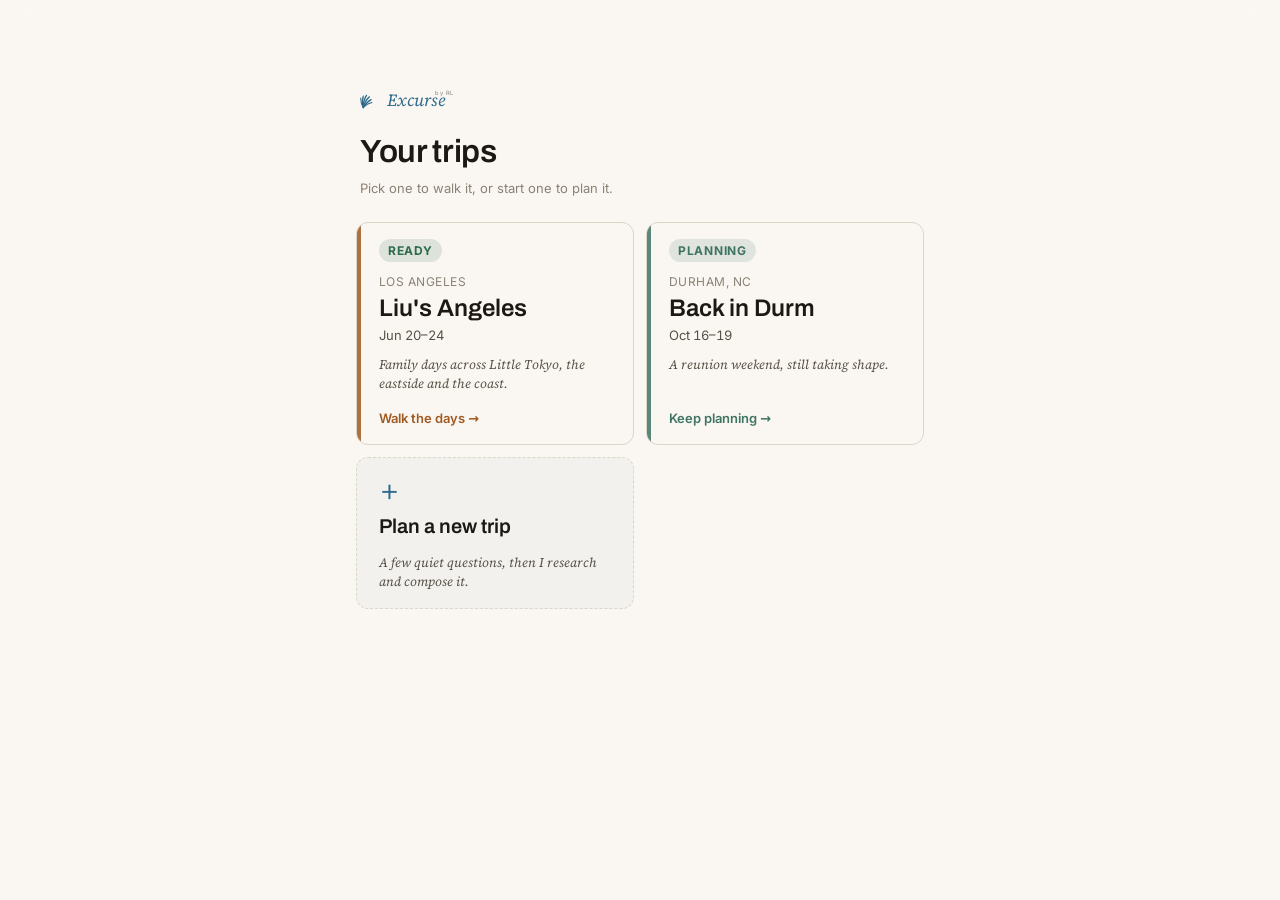
<file: index.html>
<!doctype html>
<html lang="en" data-mode="field">
<head>
<meta charset="utf-8">
<meta name="viewport" content="width=device-width,initial-scale=1,viewport-fit=cover">
<meta name="theme-color" content="#FAF7F2">
<meta name="apple-mobile-web-app-capable" content="yes">
<meta name="apple-mobile-web-app-status-bar-style" content="black-translucent">
<meta name="apple-mobile-web-app-title" content="Excurse">
<link rel="apple-touch-icon" href="./icon-180.png?v=47679bf8">
<link rel="icon" type="image/png" href="./icon-180.png?v=47679bf8">
<link rel="manifest" href="./manifest.webmanifest">
<title>Excurse</title>
<style>
@font-face{font-family:"Inter";src:url("./fonts/inter-var.woff2") format("woff2");font-weight:100 900;font-display:swap}
@font-face{font-family:"Source Serif 4";src:url("./fonts/source-serif-italic-var.woff2") format("woff2");font-style:italic;font-weight:200 900;font-display:swap}
@font-face{font-family:"Archivo";src:url("./fonts/archivo-var.woff2") format("woff2");font-weight:100 900;font-display:swap}
</style>
  <script type="module" crossorigin src="./assets/index-B3NHvKFD.js"></script>
  <link rel="stylesheet" crossorigin href="./assets/style-Cg0nPq_W.css">
</head>
<body>
<div id="root"></div>
</body>
</html>
</file>
<file: assets/style-Cg0nPq_W.css>
*{-webkit-tap-highlight-color:transparent}:root{--paper:#faf7f2;--paper-deep:#f1ece2;--ink:#1c1915;--ink-soft:#575046;--ink-faint:#8b8276;--line:#dcd5c9;--trip-accent:#2f6b8a;--on-accent:#fff;--call-ahead:#9a6a1b;--breaking:#ae352c;--confirmed:#2f6b4d;--font-ui:"Inter",system-ui,-apple-system,sans-serif;--font-voice:"Source Serif 4",Georgia,serif;--font-display:"Archivo",var(--font-ui);--fs-caption:.75rem;--fs-meta:.8125rem;--fs-body:.9375rem;--fs-emph:1.0625rem;--fs-title:1.25rem;--fs-day:1.5rem;--fs-display:2rem;--fs-clock:2.75rem;--fs-input:max(16px, var(--fs-meta));--lh-tight:1.2;--lh-body:1.45;--s1:4px;--s2:8px;--s3:12px;--s4:16px;--s5:24px;--s6:40px;--s7:64px;--tap:48px;--r-card:12px;--r-sheet:20px;--r-chip:999px;--shadow-sheet:0 -8px 32px #1c191529;--t-micro:.14s;--t-state:.24s;--t-trans:.42s;--t-set:.7s;--ease-out:cubic-bezier(.2,.8,.2,1);--ease-cam:cubic-bezier(.45,0,.15,1);--z-thread:10;--z-pocket:50;--z-overlay:60;--z-veil:100;--bg:var(--paper);--fg:var(--ink)}[data-mode=dream]{--bg:#161826;--fg:#eceaf2;--ember:#e27840}[data-mode=shape]{--bg:var(--paper);--fg:var(--ink)}[data-mode=field]{--bg:#fff;--fg:#111009}[data-mode=field][data-theme=dark]{--bg:#121110;--fg:#f4f1ea;--call-ahead:#e6a84f}[data-mode=afterglow]{--bg:#f7efe3;--fg:#231a12;--ember:#b5722b}html[data-mode=field]{font-size:112.5%}.num{font-variant-numeric:tabular-nums}.voice{font-family:var(--font-voice);font-style:italic}.display{font-family:var(--font-display);font-weight:600;font-stretch:75%}@media (prefers-reduced-motion:reduce){:root{--t-micro:0s;--t-state:80ms;--t-trans:80ms;--t-set:80ms}}html[data-palette=la-summer]{--bg:#fbf1e3;--fg:#2a2118;--ink-faint:#a08c72;--ink-soft:#6b5b45;--line:#efe3cc;--paper-deep:#f3e6d0;--trip-accent:#a05a22}html[data-palette=la-summer][data-theme=dark]{--bg:#201a12;--fg:#f4ead9;--ink-faint:#a8917a;--ink-soft:#d6c3a8;--line:#3a2f22;--paper-deep:#2a2318;--trip-accent:#c98d52}html[data-palette=pacific]{--bg:#f4f6f2;--fg:#1a211d;--ink-faint:#7e8b82;--ink-soft:#4e5c53;--line:#dde4dc;--paper-deep:#e9efe7;--trip-accent:#3f7464}html[data-palette=pacific][data-theme=dark]{--bg:#161b18;--fg:#e2eae4;--ink-faint:#8a9990;--ink-soft:#b4c4ba;--line:#2c3630;--paper-deep:#1e2520;--trip-accent:#7fa795}html[data-palette=golden-hour]{--bg:#fcead4;--fg:#2b1d0e;--ink-faint:#a98b62;--ink-soft:#7a5c38;--line:#f0d9b7;--paper-deep:#f6e0c2;--trip-accent:#c2571b}html[data-palette=golden-hour][data-theme=dark]{--bg:#221409;--fg:#f4e3cc;--ink-faint:#b08a5f;--ink-soft:#d6b894;--line:#44301c;--paper-deep:#2c1d10;--trip-accent:#e78a45}html[data-palette=marine-layer]{--bg:#eff2f4;--fg:#1c2226;--ink-faint:#8a969e;--ink-soft:#51606b;--line:#dce3e8;--paper-deep:#e4eaee;--trip-accent:#4a7186}html[data-palette=marine-layer][data-theme=dark]{--bg:#14181b;--fg:#e4eaee;--ink-faint:#8fa0ab;--ink-soft:#b9c7d1;--line:#2a3339;--paper-deep:#1c2226;--trip-accent:#7fa4b9}html[data-palette=matcha]{--bg:#f3f4e8;--fg:#20241a;--ink-faint:#939a7e;--ink-soft:#5c6648;--line:#e2e5ce;--paper-deep:#eaedda;--trip-accent:#5f7a3d}html[data-palette=matcha][data-theme=dark]{--bg:#181b12;--fg:#e9eddc;--ink-faint:#99a284;--ink-soft:#c2ccab;--line:#303626;--paper-deep:#21251a;--trip-accent:#97b264}html[data-palette=ktown-neon]{--bg:#fbeff4;--fg:#241318;--ink-faint:#a4798b;--ink-soft:#6e4356;--line:#f2dce6;--paper-deep:#f6e3ec;--trip-accent:#c2347e}html[data-palette=ktown-neon][data-theme=dark]{--bg:#150a10;--fg:#f6e4ee;--ink-faint:#a77e92;--ink-soft:#d3a8bf;--line:#3a2230;--paper-deep:#20121a;--trip-accent:#f056a8}html[data-palette=paper][data-theme=dark]{--bg:#1b1916;--fg:#efeae2;--ink-faint:#9a9184;--ink-soft:#c9c0b2;--line:#332f29;--paper-deep:#242019;--trip-accent:#c9a06a}html[data-typestyle=editorial]{--font-display:Georgia,"Iowan Old Style","Times New Roman",serif}html[data-typestyle=editorial] .display{font-weight:600;font-stretch:100%}html[data-typestyle=soft]{--font-display:var(--font-ui);--r-card:16px}html[data-typestyle=soft] .display{letter-spacing:-.01em;font-weight:700;font-stretch:100%}html[data-ts=large]{font-size:115%}html[data-mode=field][data-ts=large]{font-size:126%}*{box-sizing:border-box;min-width:0}html,body{margin:0}body{background:var(--bg);color:var(--fg);font-family:var(--font-ui);font-size:var(--fs-body);line-height:var(--lh-body);overflow-wrap:break-word}button{font:inherit;color:inherit;cursor:pointer;min-height:var(--tap);background:0 0;border:0;padding:0}a{color:inherit}:focus-visible{outline:2px solid var(--trip-accent);outline-offset:2px;border-radius:4px}.page{max-width:560px;padding:var(--s3) var(--s4) calc(96px + env(safe-area-inset-bottom));margin:0 auto}.pagehead{padding:var(--s4) 0 var(--s2);justify-content:space-between;align-items:baseline;display:flex}.pagehead .display{font-size:var(--fs-display)}.pagehead .sub{color:var(--ink-faint);font-size:var(--fs-meta)}.greet{padding:var(--s4) 0 var(--s2)}.greet h1{font-size:var(--fs-day);font-weight:600;line-height:var(--lh-tight);margin:0}.greet .sub{color:var(--ink-faint);font-size:var(--fs-meta);margin-top:var(--s1)}.tabbar{bottom:auto;left:0;right:0;top:var(--vvh,100dvh);z-index:var(--z-pocket);background:var(--bg);border-top:1.5px solid var(--line);padding:var(--s2) var(--s2) max(6px, calc(env(safe-area-inset-bottom) - 16px));justify-content:space-around;align-items:stretch;display:flex;position:fixed;transform:translateY(-100%)}.tabbar .tab{font-size:var(--fs-caption);color:var(--ink-faint);border-radius:var(--r-card);flex-direction:column;flex:1;align-items:center;gap:2px;display:flex}.tabbar .tab svg{width:22px;height:22px}.tabbar .tab[aria-selected=true]{color:var(--trip-accent);font-weight:600}.tabbar .wallet-btn{background:var(--trip-accent);width:58px;height:58px;color:var(--on-accent);box-shadow:var(--shadow-sheet);border:3px solid var(--bg);border-radius:50%;flex:none;justify-content:center;align-items:center;margin-top:-26px;display:flex}.tabbar .wallet-btn svg{width:26px;height:26px}.hero{border:1.5px solid var(--line);border-radius:var(--r-card);padding:var(--s5);margin-top:var(--s3);background:var(--bg)}.hero .leaveby{font-size:var(--fs-caption);letter-spacing:.1em;color:var(--trip-accent);font-weight:600}.hero .clock{font-size:var(--fs-clock);margin:var(--s1) 0;line-height:1.05}.hero .in{color:var(--ink-faint);font-size:var(--fs-meta)}.hero h2{font-size:var(--fs-title);margin:var(--s3) 0 var(--s1);font-weight:600;line-height:var(--lh-tight)}.hero .fact{color:var(--ink-soft)}.hero .ring-row{align-items:center;gap:var(--s4);justify-content:space-between;display:flex}.meanwhile{margin-top:var(--s4);color:var(--ink-faint);font-size:var(--fs-meta);text-align:left;width:100%;padding:var(--s2) 0}.later{margin-top:var(--s5)}.later .lbl,.seclbl,.set-group .lbl{font-size:var(--fs-caption);letter-spacing:.1em;color:var(--ink-soft);text-transform:uppercase;margin-bottom:var(--s3);align-items:center;gap:10px;font-weight:600;display:flex}.later .lbl:before,.seclbl:before,.set-group .lbl:before{content:"";background:var(--trip-accent);border-radius:2px;flex:none;width:3px;height:13px}.later .lbl:after,.seclbl:after,.set-group .lbl:after{content:"";background:linear-gradient(to right,var(--line),transparent);flex:1;height:1px}.seclbl .wip{flex:none}.later .row{gap:var(--s3);padding:var(--s3) 0;border-top:1px solid var(--line);text-align:left;align-items:baseline;width:100%;display:flex}.later .row .t{color:var(--ink-faint);min-width:72px;font-size:var(--fs-meta);flex:none}.daychips{gap:var(--s2);padding:var(--s2) 0 var(--s3);scrollbar-width:none;display:flex;overflow-x:auto}.daychips::-webkit-scrollbar{display:none}.daychips button{border:1.5px solid var(--line);min-width:56px;height:56px;font-weight:600;font-size:var(--fs-emph);border-radius:50%;flex:none;justify-content:center;align-items:center;display:flex}.daychips button[aria-selected=true]{background:var(--trip-accent);color:var(--on-accent);border-color:var(--trip-accent)}.daychips button .d{font-size:var(--fs-caption);font-weight:400;display:block}.dayhead{--dayback-opacity:.2;--dayback-contrast:1.05;isolation:isolate;padding:var(--s2) 0;position:relative}.dayback{z-index:0;pointer-events:none;-webkit-mask-composite:source-in;position:absolute;top:0;bottom:0;left:0;right:0;-webkit-mask-image:linear-gradient(#0000 0%,#000 20%,#000 38%,#0000 76%),linear-gradient(90deg,#0000 0%,#000 20%,#000 80%,#0000 100%);mask-image:linear-gradient(#0000 0%,#000 20%,#000 38%,#0000 76%),linear-gradient(90deg,#0000 0%,#000 20%,#000 80%,#0000 100%);-webkit-mask-repeat:no-repeat;mask-repeat:no-repeat;-webkit-mask-composite:source-in;mask-composite:intersect}.dayback img{object-fit:cover;width:100%;height:100%;opacity:var(--dayback-opacity);filter:grayscale(1) contrast(var(--dayback-contrast));display:block}.dayhead>.display,.dayhead>.brief,.dayhead>.daytheme,.dayhead>.daymeta,.dayhead>.dm-open{z-index:1;position:relative}.dayhead .display{font-size:var(--fs-day)}.brief{color:var(--ink-faint);font-size:var(--fs-meta);margin-top:var(--s1)}.card{border:1.5px solid var(--line);border-radius:var(--r-card);margin:var(--s3) 0;background:var(--bg)}.card.single{border-style:dashed}.card.backupghost{opacity:.8;border-style:dashed;width:94%;margin-left:auto}.card.freeform{background:var(--paper-deep);border-style:none}.card.past{opacity:.55}.card>summary{padding:var(--s4);cursor:pointer;min-height:var(--tap);list-style:none;position:relative}.card>summary::-webkit-details-marker{display:none}.card>summary:after{content:"";right:var(--s4);border-right:1.5px solid var(--ink-faint);border-bottom:1.5px solid var(--ink-faint);width:8px;height:8px;transition:transform var(--t-micro);position:absolute;top:calc(50% - 4px);transform:rotate(45deg)}.card[open]>summary:after{transform:rotate(225deg)}.meta-row{gap:var(--s2);font-size:var(--fs-meta);color:var(--ink-faint);padding-right:var(--s5);flex-wrap:wrap;align-items:baseline;display:flex}.card h3{margin:var(--s1) 0 0;font-size:var(--fs-emph);font-weight:600;line-height:var(--lh-tight);padding-right:var(--s5)}.card.struck h3{color:var(--ink-faint);text-decoration:line-through}.card .fact{color:var(--ink-soft);font-size:var(--fs-meta);margin-top:var(--s1)}.card .body{padding:0 var(--s4) var(--s4)}.voiceline{text-align:left;width:100%;color:var(--ink-soft);font-size:var(--fs-emph);padding:var(--s2) 0;line-height:var(--lh-body);display:block}.voiceline.clamped{-webkit-line-clamp:2;-webkit-box-orient:vertical;display:-webkit-box;overflow:hidden}.lrow{gap:var(--s2);margin:var(--s2) 0;font-size:var(--fs-meta);color:var(--ink-soft);display:flex}.lrow .k{color:var(--ink-faint);flex:none;min-width:72px}.headsup{margin:var(--s2) 0;font-size:var(--fs-meta);color:var(--ink-soft)}.actchips{gap:var(--s2);margin-top:var(--s3);flex-wrap:wrap;display:flex}.chip{border:1.5px solid var(--line);border-radius:var(--r-chip);padding:var(--s2) var(--s4);font-size:var(--fs-meta);min-height:var(--tap);background:var(--bg);align-items:center;text-decoration:none;display:inline-flex}.chip.primary{background:var(--trip-accent);color:var(--on-accent);border-color:var(--trip-accent)}.chip.callahead{border-color:var(--call-ahead);color:var(--call-ahead)}.receipts{margin-top:var(--s3);font-size:var(--fs-caption);color:var(--ink-faint)}.fork-tag{font-size:var(--fs-caption);letter-spacing:.06em;color:var(--trip-accent)}.pocket-tag{font-size:var(--fs-caption);letter-spacing:.06em;color:var(--ink-faint)}.option{border:1px solid var(--line);border-radius:var(--r-card);padding:var(--s3);margin:var(--s2) 0}.option .read{font-size:var(--fs-meta);color:var(--ink-soft);font-family:var(--font-voice);font-style:italic}.option .tr{font-size:var(--fs-caption);color:var(--ink-faint);margin-top:var(--s1)}.flap{border:1px dashed var(--line);border-left:3px solid var(--line);border-radius:0 var(--r-card) var(--r-card) 0;margin:0 0 var(--s3) var(--s4);background:var(--paper-deep)}.flap>summary{padding:var(--s3) var(--s4);font-size:var(--fs-meta);color:var(--ink-faint);cursor:pointer;min-height:var(--tap);align-items:center;list-style:none;display:flex}.flap>summary::-webkit-details-marker{display:none}.flap .g-ent{gap:var(--s2);padding:var(--s3) var(--s4);border-top:1px solid var(--line);display:flex}.flap .g-ent .g-top{align-items:baseline;gap:0 var(--s2);flex-wrap:wrap;display:flex}.flap .g-ent .nm{font-weight:600;font-size:var(--fs-meta)}.flap .g-ent .hrs{color:var(--trip-accent);font-size:var(--fs-caption)}.flap .g-ent .gmap{color:var(--trip-accent);font-size:var(--fs-caption);white-space:nowrap;padding:2px 0 2px var(--s2);min-height:var(--tap);align-items:center;margin-left:auto;font-weight:600;text-decoration:none;display:inline-flex}.flap .g-ent .gmap:active{opacity:.6}.flap .g-ent .lead{font-size:var(--fs-meta);color:var(--ink-soft);margin-top:2px}.flap .g-ent .why{font-size:var(--fs-caption);color:var(--ink-faint);margin-top:2px}.flap .g-ent .g-body{flex:1;min-width:0}.flap .g-ent .g-tick{-webkit-appearance:none;-moz-appearance:none;appearance:none;cursor:pointer;background:0 0;border:none;flex:none;justify-content:center;align-items:center;margin:-1px 0 0;padding:2px;display:inline-flex}.flap .g-ent .g-tickbox{border:2px solid var(--line);border-radius:6px;flex:none;justify-content:center;align-items:center;width:19px;height:19px;transition:background .15s,border-color .15s;display:inline-flex}.flap .g-ent .g-tick:active .g-tickbox{transform:scale(.88)}.flap .g-ent.seen .g-tickbox{background:var(--trip-accent);border-color:var(--trip-accent)}.flap .g-ent.seen .g-tickbox:after{content:"✓";color:#fff;font-size:12px;font-weight:800;line-height:1}.flap .g-ent.seen .nm{color:var(--ink-faint);text-decoration:line-through}.flap .g-ent.seen .lead,.flap .g-ent.seen .why{opacity:.5}.dayrail{padding-left:var(--s5);position:relative}.dayrail:before{content:"";background:var(--line);width:1.5px;position:absolute;top:0;bottom:0;left:9px}.railnode{background:var(--bg);border:1.5px solid var(--ink-faint);border-radius:50%;width:13px;height:13px;margin-top:26px;position:absolute;left:3px}.railnode.decision{border-color:var(--trip-accent);border-radius:2px;transform:rotate(45deg)}.railnode.backupn{border-style:dotted}.wsheet-scrim{height:var(--vvh,100dvh);z-index:var(--z-overlay);opacity:0;pointer-events:none;transition:opacity var(--t-state);background:#00000059;position:fixed;top:0;bottom:0;left:0;right:0}.wsheet-scrim.open{opacity:1;pointer-events:auto}.wsheet{bottom:auto;left:0;right:0;top:var(--vvh,100dvh);z-index:var(--z-overlay);background:var(--paper-deep);border-radius:var(--r-sheet) var(--r-sheet) 0 0;box-shadow:var(--shadow-sheet);border-bottom:72px solid var(--paper-deep);transition:transform var(--t-trans) var(--ease-out);max-height:calc(var(--vvh,100dvh) * .9);flex-direction:column;display:flex;position:fixed;transform:translateY(2%)}.wsheet.open{transform:translateY(calc(72px - 100%))}.wsheet .whead{padding:var(--s4) var(--s5) var(--s2);justify-content:space-between;align-items:center;display:flex}.wsheet .whead .display{font-size:var(--fs-title)}.wsheet .whead button{color:var(--ink-faint);font-size:var(--fs-meta);padding:0 var(--s2)}.wstack{padding:var(--s3) var(--s4) calc(var(--s6) + env(safe-area-inset-bottom));overflow:auto}.wcard{border-radius:var(--r-card);background:var(--bg);border:1.5px solid var(--line);margin-top:calc(-1 * var(--s7) + 14px);text-align:left;width:100%;transition:margin var(--t-state) var(--ease-out);padding:0;display:block;overflow:hidden;box-shadow:0 -4px 16px #1c19151a}.wstack .wcard:first-child{margin-top:0}.wcard .band{background:var(--trip-accent);height:6px}.wcard.k-stay .band{background:var(--confirmed)}.wcard.k-car .band{background:var(--call-ahead)}.wcard.k-policy .band{background:var(--ink-faint)}.wcard.k-other .band{background:var(--ink-soft)}.wcard .wface{padding:var(--s4) var(--s5) var(--s5)}.wcard .kind{font-size:var(--fs-caption);color:var(--ink-faint);letter-spacing:.08em;text-transform:uppercase}.wcard .nm{font-weight:600;font-size:var(--fs-emph);line-height:var(--lh-tight);margin-top:2px}.wcard .peek{color:var(--ink-faint);font-size:var(--fs-meta);white-space:nowrap;text-overflow:ellipsis;margin-top:2px;overflow:hidden}.wcard.active,.wcard.active~.wcard{margin-top:var(--s3)}.wbody{padding:0 var(--s5) var(--s5)}.wbody .bigcode{font-size:var(--fs-display);font-family:var(--font-display);letter-spacing:.04em;padding:var(--s2) 0 var(--s3);text-align:left;word-break:break-all;width:100%;font-weight:600;font-stretch:75%}.wbody .bigcode.copied{color:var(--confirmed)}.wbody .note{font-size:var(--fs-body);color:var(--ink-soft);padding:var(--s2) 0}.wbody .row{gap:var(--s3);padding:var(--s2) 0;border-top:1px solid var(--line);font-size:var(--fs-meta);display:flex}.wbody .row .k{color:var(--ink-faint);flex:none;width:108px}.wbody .row .v{flex:1}.seg{gap:var(--s1);background:var(--paper-deep);border-radius:var(--r-chip);margin:var(--s2) 0 var(--s4);scrollbar-width:none;padding:4px;display:flex;overflow-x:auto}.seg::-webkit-scrollbar{display:none}.seg button{white-space:nowrap;border-radius:var(--r-chip);padding:var(--s2) var(--s4);font-size:var(--fs-meta);flex:1;min-height:40px}.seg button[aria-selected=true]{background:var(--bg);font-weight:600;box-shadow:0 1px 4px #1c19151f}.seg .badge{font-size:var(--fs-caption);color:var(--ink-faint);margin-left:6px}.demand{border:1.5px solid var(--line);border-radius:var(--r-card);padding:var(--s4);margin:var(--s3) 0}.demand .nm{font-weight:600;font-size:var(--fs-emph)}.demand .why{color:var(--ink-soft);font-size:var(--fs-meta);margin:var(--s1) 0 var(--s3)}.slotrow{align-items:center;gap:var(--s3);margin:var(--s2) 0;display:flex}.slotrow .k{font-size:var(--fs-caption);letter-spacing:.06em;text-transform:uppercase;color:var(--trip-accent);flex:none;width:88px}.slotrow input{border:0;border-bottom:1.5px solid var(--line);color:var(--fg);font:inherit;font-size:var(--fs-input);padding:var(--s2) 2px;min-height:var(--tap);background:0 0;border-radius:0;flex:1}.slotrow input:focus{border-bottom-color:var(--trip-accent);outline:none}.slotrow input::placeholder{color:var(--ink-faint);font-style:italic}.pcat{margin:var(--s4) 0}.pcat .ph{justify-content:space-between;align-items:baseline;display:flex}.pcat .ph .nm{font-weight:600}.pcat .prog{font-size:var(--fs-caption);color:var(--ink-faint);border:1px solid var(--line);border-radius:var(--r-chip);padding:2px 10px}.pcat .prog.done{color:var(--confirmed);border-color:var(--confirmed)}.checkrow{gap:var(--s3);padding:var(--s3) 0;border-top:1px solid var(--line);align-items:flex-start;display:flex}.checkrow input{width:22px;height:22px;accent-color:var(--trip-accent);flex:none;margin-top:2px}.checkrow label,.checkrow .le-textwrap{flex:1}.checkrow .why{color:var(--ink-faint);font-size:var(--fs-caption);display:block}.checkrow.done label{color:var(--ink-faint)}.checkrow.done .main{text-decoration:line-through}.le-text{-webkit-line-clamp:2;-webkit-box-orient:vertical;display:-webkit-box;overflow:hidden}.le-text.full{display:block}.le-more{color:var(--trip-accent);font-size:var(--fs-caption);padding:var(--s1) 0;min-height:0}.le-due{color:var(--call-ahead);font-size:var(--fs-caption)}.donewrap{margin-top:var(--s5)}.donewrap>summary{cursor:pointer;color:var(--ink-faint);font-size:var(--fs-meta);padding:var(--s3) 0;min-height:var(--tap);align-items:center;gap:var(--s2);list-style:none;display:flex}.donewrap>summary::-webkit-details-marker{display:none}.emptystate{border:1.5px dashed var(--line);border-radius:var(--r-card);padding:var(--s5);color:var(--ink-faint);text-align:center;margin:var(--s4) 0}.pastefield{border:1.5px solid var(--line);border-radius:var(--r-card);background:var(--bg);width:100%;color:var(--fg);font:inherit;font-size:var(--fs-input);padding:var(--s4);min-height:88px}.set-group{margin:var(--s5) 0}.set-group .lbl{font-size:var(--fs-caption);letter-spacing:.08em;text-transform:uppercase;color:var(--ink-faint);margin-bottom:var(--s2)}.set-row{gap:var(--s2);flex-wrap:wrap;display:flex}.set-row button,.set-row a{border:1.5px solid var(--line);border-radius:var(--r-chip);padding:var(--s2) var(--s4);font-size:var(--fs-meta);align-items:center;gap:var(--s2);min-height:var(--tap);background:var(--bg);text-decoration:none;display:inline-flex}.set-row [aria-pressed=true]{border-color:var(--trip-accent);color:var(--trip-accent);font-weight:600}.swatch{border:1px solid var(--line);border-radius:50%;flex:none;width:16px;height:16px}.veil{z-index:var(--z-veil);background:var(--bg);padding:var(--s5);text-align:center;justify-content:center;align-items:center;display:flex;position:fixed;top:0;bottom:0;left:0;right:0;overflow:hidden}.veil .box{z-index:2;width:min(360px,92vw);position:relative}.veil .box:before{content:"";z-index:-1;background:radial-gradient(closest-side,var(--bg) 55%,transparent);position:absolute;top:-12%;bottom:-12%;left:-12%;right:-12%}.veil h1{font-size:var(--fs-display);margin:0 0 var(--s2)}.veil p{color:var(--ink-faint);font-size:var(--fs-meta)}.veil input{border:1.5px solid var(--line);border-radius:var(--r-card);width:100%;padding:var(--s4);font-size:var(--fs-emph);background:var(--bg);color:var(--fg);text-align:center;margin:var(--s4) 0}.veil .go{background:var(--trip-accent);width:100%;color:var(--on-accent);border-radius:var(--r-card);padding:var(--s4);font-weight:600}.veil.err .box{animation:shake var(--t-micro) 1}@keyframes shake{25%{transform:translate(-6px)}75%{transform:translate(6px)}}.lens-grid{gap:var(--s3);margin-top:var(--s4);flex-wrap:wrap;justify-content:center;display:flex}.lens-grid button{border:1.5px solid var(--line);border-radius:var(--r-chip);padding:var(--s3) var(--s5);font-size:var(--fs-emph)}.sect{margin:var(--s3) 0}.sect h4{font-size:var(--fs-caption);letter-spacing:.1em;text-transform:uppercase;color:var(--trip-accent);margin:0 0 var(--s1);border-bottom:1.5px solid var(--line);padding-bottom:3px;font-weight:600;display:inline-block}.sect p{margin:var(--s1) 0;color:var(--ink-soft);font-size:var(--fs-meta);line-height:var(--lh-body)}.card h3,.demand .nm,.pcat .ph .nm,.wcard .nm,.hero h2,.greet h1{font-family:var(--font-display);font-stretch:75%}html[data-typestyle=editorial] .card h3,html[data-typestyle=editorial] .demand .nm,html[data-typestyle=editorial] .pcat .ph .nm,html[data-typestyle=editorial] .wcard .nm,html[data-typestyle=editorial] .hero h2,html[data-typestyle=editorial] .greet h1{font-stretch:100%}html[data-typestyle=soft] .card h3,html[data-typestyle=soft] .demand .nm,html[data-typestyle=soft] .pcat .ph .nm,html[data-typestyle=soft] .wcard .nm,html[data-typestyle=soft] .hero h2,html[data-typestyle=soft] .greet h1{letter-spacing:-.01em;font-stretch:100%}.wcard{border-radius:var(--r-card) var(--r-card) 0 0;margin-top:-15px;box-shadow:0 -5px 12px -7px #00000029}.wstack .wcard:first-child{box-shadow:none;margin-top:0}.wstack .wcard:last-child{border-radius:var(--r-card) var(--r-card) var(--r-card) var(--r-card)}.wcard .wface{justify-content:space-between;align-items:center;gap:var(--s3);text-align:left;width:100%;min-height:var(--tap);padding:var(--s2) var(--s5) calc(var(--s5) + var(--s2));display:flex}.wcard .wface .nm{font-size:var(--fs-body);white-space:nowrap;text-overflow:ellipsis;margin:0;overflow:hidden}.wcard .wface .kind{font-size:var(--fs-caption);flex:none}.wcard.active{border-radius:var(--r-card);margin-bottom:var(--s2);margin:var(--s3) 0}.wcard.active+.wcard{margin-top:var(--s3)}.wsect{font-size:var(--fs-caption);letter-spacing:.1em;text-transform:uppercase;color:var(--trip-accent);margin:var(--s4) 0 var(--s1);border-bottom:1.5px solid var(--line);padding-bottom:3px;font-weight:600;display:inline-block}.seg button{justify-content:center;align-items:center;gap:6px;display:inline-flex}.segbadge{background:var(--line);color:var(--ink-soft);border-radius:var(--r-chip);font-size:var(--fs-caption);padding:4px 8px;line-height:1}.seg button[aria-selected=true] .segbadge{background:var(--trip-accent);color:var(--on-accent)}.le-body{flex:1;min-width:0}.le-foot{margin-top:var(--s1);justify-content:space-between;align-items:center;display:flex}.le-chev{width:40px;min-height:32px;color:var(--ink-faint);justify-content:flex-start;align-items:center;display:flex}.le-chev svg{transition:transform var(--t-micro)}.le-chev.open svg{transform:rotate(180deg)}.le-due{color:var(--call-ahead);font-size:var(--fs-caption);margin-left:auto}.hint{color:var(--ink-faint);font-size:var(--fs-meta);margin:var(--s1) 0 var(--s3)}.slotrow{align-items:flex-start}.slotrow .k .rec{color:var(--ink-faint);text-transform:none;letter-spacing:0}.chipfield{align-items:center;gap:var(--s1);min-height:var(--tap);border-bottom:1.5px solid var(--line);padding-bottom:var(--s2);flex-wrap:wrap;flex:1;display:flex}.fitchip{border:1px solid var(--line);background:var(--paper-deep);border-radius:8px;align-items:center;max-width:100%;display:inline-flex}.fitchip-main{font-size:var(--fs-meta);text-align:left;min-height:32px;padding:6px 10px}.fitchip.open{border-color:var(--breaking)}.fitchip-x{min-height:32px;color:var(--breaking);font-size:var(--fs-emph);padding:0 10px}.fitplus{color:var(--trip-accent);font-size:var(--fs-meta);min-height:32px;padding:4px 8px}.fitadd{border:0;border-bottom:1.5px solid var(--trip-accent);color:var(--fg);font:inherit;font-size:var(--fs-input);background:0 0;border-radius:0;min-width:130px;padding:4px 2px}.fitadd:focus{outline:none}.wip{border:1px dashed var(--call-ahead);color:var(--call-ahead);border-radius:var(--r-chip);margin-left:var(--s2);letter-spacing:.04em;text-transform:none;padding:2px 8px;font-size:10px;font-weight:400}.wpeek{align-items:center;gap:var(--s3);text-align:left;border:1.5px solid var(--line);border-radius:var(--r-card);width:100%;padding:var(--s4);background:var(--bg);display:flex}.wpeek .kind{font-size:var(--fs-caption);color:var(--trip-accent);letter-spacing:.08em;text-transform:uppercase;flex:none}.wpeek .nm{white-space:nowrap;text-overflow:ellipsis;flex:1;min-width:0;font-weight:600;overflow:hidden}.wpeek .code{color:var(--ink-faint);font-size:var(--fs-meta);flex:none}.progressbar{background:var(--paper-deep);border:1px solid var(--line);border-radius:3px;height:6px;display:block;overflow:hidden}.progressbar i{background:var(--trip-accent);height:100%;display:block}.le-note{color:var(--ink-faint);font-size:var(--fs-meta);margin-top:var(--s2);line-height:var(--lh-body);display:block}.veil,.splash{padding-top:calc(var(--s5) + env(safe-area-inset-top))}.splash{z-index:var(--z-veil);background:var(--bg);text-align:center;justify-content:center;align-items:center;display:flex;position:fixed;top:0;bottom:0;left:0;right:0;overflow:hidden}.splash-box{z-index:2;padding:var(--s6) var(--s5);animation:rise var(--t-set) var(--ease-out) both;position:relative}.splash-box:before{content:"";z-index:-1;background:radial-gradient(closest-side,var(--bg) 52%,transparent);position:absolute;top:-14%;bottom:-14%;left:-14%;right:-14%}.splash-mark{font-family:var(--font-voice);color:var(--trip-accent);font-style:italic;font-size:var(--fs-title);letter-spacing:.05em;margin-bottom:var(--s4)}.splash-box h1{font-family:var(--font-voice);letter-spacing:-.01em;margin:0;font-size:max(2.4rem,min(9vw,3.2rem));font-style:italic;font-weight:620;line-height:1.08}.splash-dates{color:var(--ink-soft);margin-top:var(--s3);font-size:var(--fs-meta);letter-spacing:.16em;text-transform:uppercase}.splash-welcome{color:var(--trip-accent);font-size:var(--fs-title);margin-top:var(--s4)}@keyframes rise{0%{opacity:0;transform:translateY(14px)}to{opacity:1;transform:none}}.veil h1{font-family:var(--font-voice);letter-spacing:-.01em;font-size:2.2rem;font-style:italic;font-weight:620;font-stretch:100%}.frond{--base:0deg;--fsz:min(120vw,600px);width:var(--fsz);z-index:1;fill:none;height:auto;stroke:var(--trip-accent);opacity:.5;left:calc(var(--fsz) * -.05 - 10px);bottom:calc(var(--fsz) * -.05 - 10px);transform:rotate(var(--base));transform-origin:5% 95%;animation:frondenter 1.2s var(--ease-out) both,frondsway 6s ease-in-out 2.2s infinite alternate;position:absolute}.frond.flip{--base:180deg;bottom:auto;left:auto;right:calc(var(--fsz) * -.05 - 10px);top:calc(var(--fsz) * -.05 - 10px);transform-origin:50%}.frond .leaf{stroke-linecap:round;opacity:0;animation:leafin .42s var(--ease-out) both;animation-delay:var(--d)}.frond .leafw{transform-box:view-box;transform-origin:8px 152px;transform:rotate(var(--rot)) scale(var(--ls,1))}.frond .leafw.back .leaf{opacity:0;stroke:color-mix(in srgb,var(--trip-accent) 55%,var(--bg) 45%);animation:leafin-back .42s var(--ease-out) both;animation-delay:var(--d)}@keyframes leafin-back{to{opacity:.75}}.frond .leafw.fore .leaf{stroke-width:3px;opacity:0;stroke:color-mix(in srgb,var(--trip-accent) 62%,var(--fg) 38%);animation:leafin .42s var(--ease-out) both;animation-delay:var(--d)}@keyframes leafin{to{opacity:1}}@keyframes frondenter{0%{transform:rotate(calc(var(--base) - 8deg)) scale(.55);opacity:0}}@keyframes frondsway{0%{transform:rotate(var(--base))}to{transform:rotate(calc(var(--base) + 1.6deg))}}@media (prefers-reduced-motion:reduce){.frond{opacity:.5;animation:none}.frond .leafw,.frond .leaf{opacity:1;animation:none}.splash-box{animation:none}}.timeshift{justify-content:center;align-items:center;gap:var(--s4);margin-top:var(--s2);color:var(--ink-faint);display:flex}.timeshift button{min-width:44px;min-height:36px;font-size:var(--fs-emph);color:var(--ink-faint)}.timeshift button:disabled{opacity:.25}.timeshift .backnow{font-size:var(--fs-caption);color:var(--trip-accent);min-width:auto}.daytheme{font-size:var(--fs-emph);color:var(--ink-soft);margin-top:var(--s2)}.daymeta{gap:var(--s4);margin-top:var(--s2);font-size:var(--fs-caption);letter-spacing:.06em;text-transform:uppercase;color:var(--ink-faint);flex-wrap:wrap;display:flex}.seg button{padding:var(--s2) var(--s4);flex:none}.slotrow .k{flex-direction:column;gap:2px;width:88px;display:flex}.slotrow .k .rec{font-size:var(--fs-caption);color:var(--ink-faint);letter-spacing:0;text-transform:none}.demand>summary,.pcat>summary{cursor:pointer;justify-content:space-between;align-items:center;gap:var(--s3);min-height:var(--tap);list-style:none;display:flex}.demand>summary::-webkit-details-marker{display:none}.pcat>summary::-webkit-details-marker{display:none}.demand .dprog{font-size:var(--fs-caption);color:var(--ink-faint);border:1px solid var(--line);border-radius:var(--r-chip);flex:none;padding:3px 10px}.demand .dbody{padding-top:var(--s2)}.pcat>summary{padding:var(--s2) 0}html[data-typestyle=editorial]{--font-ui:Georgia,"Iowan Old Style",serif}html[data-typestyle=editorial] .num,.tabbar{font-family:Inter,system-ui,-apple-system,BlinkMacSystemFont,Segoe UI,Roboto,Noto Sans,Ubuntu,Cantarell,Helvetica Neue,sans-serif}html[data-typestyle=soft]{--font-ui:ui-rounded,"SF Pro Rounded","Inter",system-ui,sans-serif;--font-display:ui-rounded,"SF Pro Rounded","Inter",system-ui,sans-serif;--r-card:18px;--r-sheet:26px}html{background:var(--bg)}html,body{height:var(--vvh,100dvh);overflow:hidden}.appwrap{view-transition-name:page;transition:opacity .28s var(--ease-out);background:var(--bg);height:var(--vvh,100dvh);padding-top:max(env(safe-area-inset-top), 52px);overscroll-behavior:contain;overflow-x:hidden;overflow-y:auto}.veil,.splash{height:var(--vvh,100dvh)}.appwrap.dim{opacity:.6}body:before{content:"";height:max(env(safe-area-inset-top), 52px);z-index:90;pointer-events:none;background:var(--bg);background:color-mix(in srgb,var(--bg) 82%,transparent);-webkit-backdrop-filter:blur(12px);backdrop-filter:blur(12px);position:fixed;top:0;left:0;right:0;-webkit-mask-image:linear-gradient(#000 60%,#0000);mask-image:linear-gradient(#000 60%,#0000)}.tabbar{view-transition-name:tabbar}::view-transition-old(root){animation:none}::view-transition-new(root){animation:none}::view-transition-old(tabbar){animation:none}::view-transition-new(tabbar){animation:none}.brand{max-width:560px;padding:var(--s2) var(--s4) 2px;color:var(--trip-accent);font-family:var(--font-voice);font-style:italic;font-size:var(--fs-emph);letter-spacing:.04em;view-transition-name:brand;justify-content:flex-end;align-items:center;gap:8px;margin:0 auto;display:flex}.brand svg{opacity:.9;flex:none}::view-transition-old(brand){animation:none}::view-transition-new(brand){animation:none}.brand-word{display:inline-block;position:relative}.byco{font-family:var(--font-ui);letter-spacing:.14em;color:var(--ink-faint);white-space:nowrap;font-size:.5em;font-style:normal;position:absolute;bottom:-.74em;right:0}.veil .byco{font-size:.34em;right:-1.1em}.splash .byco{right:-1.4em}html[data-navdir=forward]::view-transition-new(page){z-index:2;animation:.46s cubic-bezier(.32,.72,0,1) both vt-push-in}html[data-navdir=forward]::view-transition-old(page){animation:.46s cubic-bezier(.32,.72,0,1) both vt-push-under}html[data-navdir=backward]::view-transition-old(page){z-index:2;animation:.46s cubic-bezier(.32,.72,0,1) both vt-pop-out}html[data-navdir=backward]::view-transition-new(page){animation:.46s cubic-bezier(.32,.72,0,1) both vt-pop-reveal}@keyframes vt-push-in{0%{transform:translate(100%)}}@keyframes vt-push-under{to{transform:translate(-30%)}}@keyframes vt-pop-out{to{transform:translate(100%)}}@keyframes vt-pop-reveal{0%{transform:translate(-30%)}}html[data-navdir] .heroin,html[data-morph] .heroin,html[data-navdir] .segin,html[data-morph] .segin,html[data-navdir] .fitchip,html[data-morph] .fitchip{animation:none}html[data-navdir] details::details-content{transition:none}html[data-morph] details::details-content{transition:none}html[data-morph]::view-transition-old(page){animation:.26s cubic-bezier(.4,0,.2,1) both vt-vacate}html[data-morph]::view-transition-new(page){animation:.32s cubic-bezier(.4,0,.2,1) .2s both vt-arrive}@keyframes vt-vacate{to{opacity:0}}@keyframes vt-arrive{0%{opacity:0}}::view-transition-group(morph){z-index:40;animation-duration:.62s;animation-timing-function:cubic-bezier(.45,0,.15,1)}::view-transition-image-pair(morph){animation-duration:.62s}::view-transition-group(morphday){z-index:40;animation-duration:.95s;animation-timing-function:cubic-bezier(.3,0,.08,1)}::view-transition-image-pair(morphday){animation-duration:.95s}::view-transition-old(morphday){width:auto;height:100%;animation:.26s cubic-bezier(.4,0,.2,1) both vt-vacate}::view-transition-new(morphday){width:100%;height:auto;animation:.38s cubic-bezier(.4,0,.2,1) .16s both vt-arrive}::view-transition-old(morph){width:100%;height:auto;animation:.24s cubic-bezier(.4,0,.2,1) both vt-vacate}::view-transition-new(morph){width:100%;height:auto;animation:.34s cubic-bezier(.4,0,.2,1) .14s both vt-arrive}details::details-content{opacity:0;transition:opacity .26s var(--ease-out)}details[open]::details-content{opacity:1}@supports (animation-timing-function:linear(0,1)){.wsheet{transition:transform .9s linear(0,.0238 3.2%,.0858 6.5%,.1733 9.7%,.2757 12.9%,.3846 16.1%,.4933 19.4%,.5969 22.6%,.6921 25.8%,.7767 29%,.8496 32.3%,.9105 35.5%,.9598 38.7%,.9982 41.9%,1.0267 45.2%,1.0467 48.4%,1.0594 51.6%,1.0661 54.8%,1.0681 58.1%,1.0665 61.3%,1.0622 64.5%,1.0563 67.7%,1.0493 71%,1.0419 74.2%,1.0345 77.4%,1.0275 80.6%,1.021 83.9%,1.0152 87.1%,1.0102 90.3%,1.0061 93.5%,1.0027 96.8%,1)}}.wsheet{will-change:transform}.wsheet.open .wcard{animation:cardfan .26s var(--ease-out) both;animation-delay:calc(var(--i,0)*40ms)}@keyframes cardfan{0%{opacity:0;transform:translateY(16px)}}.wcard .wgrow{visibility:hidden;grid-template-rows:0fr;transition:grid-template-rows .56s cubic-bezier(.32,.72,0,1),visibility 0s .56s;display:grid}.wcard .wgrow.open{visibility:visible;grid-template-rows:1fr;transition:grid-template-rows .56s cubic-bezier(.32,.72,0,1),visibility}.wcard .wgrow-in{min-height:0;overflow:hidden}.le-notewrap{transition:grid-template-rows .3s var(--ease-out);grid-template-rows:0fr;display:grid}.le-notewrap.open{grid-template-rows:1fr}.le-notewrap>.le-note{min-height:0;overflow:hidden}.segin{animation:segin .24s var(--ease-out) both}@keyframes segin{0%{opacity:0;transform:translateY(8px)}}.dayroll .dayhead .brief{animation:rollfade .38s var(--ease-out) .75s backwards}.dayroll .dayhead .daytheme{animation:rollfade .42s var(--ease-out) .86s backwards}.dayroll .dayhead .daymeta{animation:rollfade .42s var(--ease-out) .97s backwards}.dayroll .dayhead .dm-open{animation:rollfade .42s var(--ease-out) 1.08s backwards}.dayroll .dayrail>div{animation:rollin .44s var(--ease-cam) backwards;animation-delay:calc(1.06s + min(var(--ri,0), 7) * 65ms)}@keyframes rollin{0%{opacity:0;transform:translateY(-16px)}}@keyframes rollfade{0%{opacity:0;transform:translateY(6px)}}.dayhead .display{width:-webkit-fit-content;width:-moz-fit-content;width:fit-content;font-size:2.1rem}.heroin{animation:heroin .24s var(--ease-out) both}@keyframes heroin{0%{opacity:0;transform:translateY(10px)}}.chip,.daychips button,.seg button,.set-row button,.tabbar .tab,.fitchip-main,.fitplus,.wallet-btn{transition:transform .14s var(--ease-out),background-color .14s var(--ease-out), border-color .14s var(--ease-out),color .14s var(--ease-out)}.chip:active,.daychips button:active,.seg button:active,.set-row button:active,.fitchip-main:active{transform:scale(.94)}.wallet-btn:active{transform:scale(.9)}.checkrow input{transition:transform .14s var(--ease-out)}.checkrow input:active{transform:scale(.85)}.checkrow label .main,.checkrow .le-textwrap .main{transition:color .14s var(--ease-out)}.fitchip{animation:chipin .14s var(--ease-out) both}@keyframes chipin{0%{opacity:0;transform:scale(.8)}}.progressbar i{transition:width .42s var(--ease-out)}.hero svg circle{transition:stroke-dashoffset 1s linear}.splash{transition:opacity .42s var(--ease-out)}.splash.leaving{opacity:0;pointer-events:none}.splash.leaving .splash-box{transition:transform .42s var(--ease-out);transform:translateY(-10px)}.pkoverall{border:1px solid var(--line);border-radius:var(--r-card);background:var(--bg);padding:var(--s3) var(--s4);margin-bottom:var(--s5)}.pkoverall .row{justify-content:space-between;margin-bottom:6px;display:flex}.spark{color:var(--trip-accent);vertical-align:-1px;flex:none;margin-right:6px}.checkrow .rowdel{min-width:36px;min-height:32px;color:var(--ink-faint);font-size:var(--fs-emph)}@media (prefers-reduced-motion:reduce){::view-transition-old(*){animation:none!important}::view-transition-new(*){animation:none!important}details::details-content{transition:none}.wsheet{transition:none}.wsheet.open .wcard,.heroin,.fitchip{animation:none}.appwrap,.progressbar i,.hero svg circle{transition:none}}.daymap{height:var(--vvh,100dvh);z-index:95;animation:dmrise .24s var(--ease-out) both;background:#141b28;position:fixed;top:0;bottom:0;left:0;right:0}@keyframes dmrise{0%{transform:translateY(10px)}}@keyframes dmfade{0%{opacity:0}}.daymap .dm-map{opacity:0;width:100%;height:100%;transition:opacity .9s var(--ease-out);position:absolute;top:0;bottom:0;left:0;right:0}.daymap .dm-map.dm-ready{opacity:1}.daymap .dm-map canvas{outline:none}.dm-title{text-align:center;padding:var(--s5);pointer-events:none;z-index:4;color:var(--paper);text-shadow:0 1px 14px #00000073;opacity:0;transition:opacity .7s var(--ease-out);flex-direction:column;justify-content:center;align-items:center;display:flex;position:absolute;top:0;bottom:0;left:0;right:0}.dm-title:before{content:"";pointer-events:none;z-index:-1;background:radial-gradient(closest-side,#0807059e 0%,#08070561 55%,#0000 100%);width:130%;height:72%;position:absolute;top:50%;left:50%;transform:translate(-50%,-50%)}.dm-title.on{opacity:1}.dm-mark{color:color-mix(in srgb,var(--trip-accent) 50%,#fff8ec);font-size:var(--fs-emph);letter-spacing:.04em}.dm-title h2{font-family:var(--font-voice);margin:var(--s2) 0 0;font-size:max(2.6rem,min(10vw,3.4rem));font-style:italic;font-weight:620;line-height:1.05}.dm-date{margin-top:var(--s2);font-size:var(--fs-meta);letter-spacing:.16em;text-transform:uppercase;color:color-mix(in srgb,var(--paper) 78%,var(--trip-accent) 22%)}.dm-theme{margin-top:var(--s3);font-size:var(--fs-emph);color:color-mix(in srgb,var(--trip-accent) 50%,#fff8ec);max-width:30ch}.dm-status{margin-top:var(--s5);font-size:var(--fs-caption);color:#b7ac9b;animation:1.6s ease-in-out infinite dmpulse}@keyframes dmpulse{50%{opacity:.45}}.dm-close{top:calc(env(safe-area-inset-top) + 10px);z-index:6;color:#f4ede2;-webkit-backdrop-filter:blur(10px);background:#14110d8c;border-radius:50%;justify-content:center;align-items:center;width:44px;height:44px;min-height:44px;display:flex;position:absolute;left:14px}.dm-actions{left:0;right:0;bottom:calc(env(safe-area-inset-bottom) + 18px);z-index:6;animation:dmfade .4s var(--ease-out) both;justify-content:center;display:flex;position:absolute}.dm-actions .chip{box-shadow:0 4px 24px #00000059}.dm-dot{background:var(--trip-accent);cursor:pointer;width:13px;height:13px;box-shadow:0 0 10px color-mix(in srgb,var(--trip-accent) 80%,transparent);border:2.5px solid #ffffffeb;border-radius:50%}.dm-bubble{background:color-mix(in srgb,var(--paper) 96%,transparent);width:-webkit-max-content;width:-moz-max-content;width:max-content;max-width:150px;color:var(--ink);cursor:pointer;font-family:var(--font-ui);opacity:0;transition:opacity .32s var(--ease-out),transform .38s var(--ease-cam);border-radius:12px;padding:6px 9px 7px;line-height:1.25;position:relative;transform:translateY(6px)scale(.92);box-shadow:0 6px 22px #00000059}.dm-bubble.in{opacity:1;transform:none}.dm-bubble.dm-min strong,.dm-bubble.dm-min .l{display:none}.dm-bubble.dm-min{border-radius:999px;padding:3px 9px}.dm-bubble.dm-min .t{margin:0}.dm-bubble.dm-min:not(:has(.t)):before{content:"+";color:var(--trip-accent);font-size:.78rem;font-weight:700}.dm-bubble[data-arr=s]:after{content:"";border:6px solid #0000;border-bottom:none;border-top:7px solid var(--paper);margin-left:-6px;position:absolute;bottom:-6px;left:50%}.dm-bubble[data-arr=n]:after{content:"";border:6px solid #0000;border-top:none;border-bottom:7px solid var(--paper);margin-left:-6px;position:absolute;top:-6px;left:50%}.dm-bubble[data-arr=w]:after{content:"";border:6px solid #0000;border-left:none;border-right:7px solid var(--paper);margin-top:-6px;position:absolute;top:50%;left:-6px}.dm-bubble[data-arr=e]:after{content:"";border:6px solid #0000;border-right:none;border-left:7px solid var(--paper);margin-top:-6px;position:absolute;top:50%;right:-6px}.dm-away{letter-spacing:.12em;text-transform:uppercase;white-space:nowrap;color:#f4ede2;border:1px solid color-mix(in srgb,var(--trip-accent) 45%,transparent);-webkit-backdrop-filter:blur(6px);opacity:0;transition:opacity .5s var(--ease-out);background:#14110d9e;border-radius:999px;padding:4px 10px;font-size:.7rem}.dm-away.in{opacity:1}.dm-dot-away{border-width:2px;width:9px;height:9px}.dm-dot-branch{border:2.5px solid var(--trip-accent);width:10px;height:10px;box-shadow:0 0 8px color-mix(in srgb,var(--trip-accent) 70%,transparent);background:0 0}.dm-branch-label{letter-spacing:.02em;white-space:nowrap;color:#f4ede2;border:1px solid color-mix(in srgb,var(--trip-accent) 40%,transparent);-webkit-backdrop-filter:blur(6px);opacity:0;transition:opacity .5s var(--ease-out);background:#14110d94;border-radius:999px;padding:3px 8px;font-size:.66rem;font-weight:600}.dm-branch-label.in{opacity:1}.dm-bubble .t{color:var(--trip-accent);letter-spacing:.04em;margin-right:6px;font-size:.72rem;font-weight:700;display:inline-block}.dm-bubble strong{font-size:.82rem;font-weight:650;display:inline}.dm-bubble .l{color:#5c5142;-webkit-line-clamp:2;-webkit-box-orient:vertical;margin-top:2px;font-size:.72rem;display:-webkit-box;overflow:hidden}.dm-bubble.above:after{content:"";border:6px solid #0000;border-bottom:none;border-top:7px solid var(--paper);margin-left:-6px;position:absolute;bottom:-6px;left:50%}.dm-bubble.below:after{content:"";border:6px solid #0000;border-top:none;border-bottom:7px solid var(--paper);margin-left:-6px;position:absolute;top:-6px;left:50%}.dm-fb{background:radial-gradient(120% 90% at 50% 28%,#2a2218 0%,#191510 58%,#0d0c0a 100%);position:absolute;top:0;bottom:0;left:0;right:0}.dm-fb svg{width:100%;height:100%;position:absolute;top:0;bottom:0;left:0;right:0}.dm-fb .halo{fill:none;stroke:var(--trip-accent);stroke-width:2.6px;stroke-linecap:round;opacity:.5;filter:blur(2px);stroke-dasharray:1}.dm-fb .core{fill:none;stroke:color-mix(in srgb,var(--trip-accent) 70%,white);stroke-width:.9px;stroke-linecap:round;stroke-dasharray:1}.dm-fb .dot{fill:var(--trip-accent);stroke:#ffffffe6;stroke-width:.4px}.dm-fb .dm-bubble{z-index:3;position:absolute}.dm-fb .dm-bubble.above{transform:translate(-50%,calc(-100% - 12px))}.dm-fb .dm-bubble.below{transform:translate(-50%,12px)}.dm-fb .dm-bubble.in.above{transform:translate(-50%,calc(-100% - 12px))}.dm-fb .dm-bubble.in.below{transform:translate(-50%,12px)}.dm-fbnote{bottom:calc(env(safe-area-inset-bottom) + 70px);text-align:center;font-size:var(--fs-caption);color:#8e8270;position:absolute;left:0;right:0}.dm-hud{left:8px;bottom:calc(env(safe-area-inset-bottom) + 8px);z-index:7;letter-spacing:.01em;color:#f4f7faf2;-webkit-backdrop-filter:blur(5px);backdrop-filter:blur(5px);pointer-events:none;white-space:pre;background:#060910bd;border:1px solid #ffffff1f;border-radius:7px;max-width:78vw;padding:5px 8px;font:600 9.5px/1.35 ui-monospace,SFMono-Regular,Menlo,monospace;position:absolute;overflow:hidden}.dm-hud.warn{background:#3c0e0ad1;border-color:#ff785a80}.dm-jank-flash{z-index:8;pointer-events:none;opacity:0;color:#fff;text-shadow:0 1px 4px #000c;padding:calc(env(safe-area-inset-top) + 10px) 14px;border:6px solid #f13;justify-content:flex-end;align-items:flex-start;font:800 15px/1 ui-monospace,Menlo,monospace;display:flex;position:absolute;top:0;bottom:0;left:0;right:0;box-shadow:inset 0 0 26px #ff11338c}.dm-jank-flash.on{opacity:1}.dm-cross{z-index:7;pointer-events:none;width:34px;height:34px;position:absolute;top:50%;left:50%;transform:translate(-50%,-50%)}.dm-cross:before,.dm-cross:after{content:"";background:#00ffc8d9;position:absolute;box-shadow:0 0 4px #0009}.dm-cross:before{width:1.5px;height:100%;margin-left:-.75px;top:0;left:50%}.dm-cross:after{width:100%;height:1.5px;margin-top:-.75px;top:50%;left:0}.dm-open{margin-top:var(--s3);border:1.5px solid var(--line);border-radius:var(--r-chip);color:var(--trip-accent);font-size:var(--fs-meta);align-items:center;gap:7px;padding:9px 14px;display:inline-flex}.dm-open svg{flex:none}.daymap .maplibregl-ctrl-attrib{color:#f4ede26b;text-shadow:0 1px 2px #00000080;background:0 0;padding:2px 6px;font-size:8px;line-height:1.1}.daymap .maplibregl-ctrl-attrib a{color:#f4ede280;text-decoration:none}.daymap .maplibregl-ctrl-attrib-button{display:none}.daymap .maplibregl-ctrl-bottom-right{opacity:.85}@media (prefers-reduced-motion:reduce){.daymap,.dm-actions{animation:none}.dm-title{transition:none}.dm-bubble{opacity:1;transition:none;transform:none}}html[data-style=drift]{--bg:#eff2f8;--paper-deep:#e7ebf4;--line:#1c20301f;--ink:#171b26;--ink-soft:#454c5e;--ink-faint:#555d72;--fg:var(--ink);--r-card:22px;--r-sheet:28px;--shadow-sheet:0 -12px 48px #12162838;--dft-glass:#ffffff9e;--dft-glass-strong:#ffffffc7;--dft-leaf:#ffffffbd;--dft-glass-border:#ffffffbf;--dft-glass-edge:#1c20301a;--dft-shadow:0 10px 36px #181e381f;--dft-glow:color-mix(in srgb, var(--trip-accent) 24%, transparent);--dft-grad:linear-gradient(135deg, var(--trip-accent), color-mix(in srgb, var(--trip-accent) 55%, #6e5bff));--dft-accent-text:color-mix(in srgb, var(--trip-accent) 72%, var(--ink));--dft-blur:saturate(1.5) blur(16px);--dft-aur1:radial-gradient(46% 38% at 22% 18%, color-mix(in srgb, var(--trip-accent) 34%, transparent), transparent 70%), radial-gradient(42% 36% at 82% 30%, color-mix(in srgb, var(--trip-accent) 22%, #6e5bff22), transparent 72%), radial-gradient(50% 42% at 50% 88%, color-mix(in srgb, var(--trip-accent) 16%, #2ec5ce1f), transparent 74%);--dft-aur2:radial-gradient(38% 30% at 68% 74%, color-mix(in srgb, var(--trip-accent) 18%, #ff9d6e22), transparent 70%), radial-gradient(34% 30% at 12% 64%, color-mix(in srgb, var(--trip-accent) 14%, #6e5bff1e), transparent 72%);--dft-aur-op:.5;background:var(--bg)}html[data-style=drift][data-theme=dark]{--bg:#0c101c;--paper-deep:#131927;--line:#e2e8fa21;--ink:#ecf1fa;--ink-soft:#b9c2d6;--ink-faint:#828ca3;--fg:var(--ink);--on-accent:#10141f;--call-ahead:#e6a84f;--breaking:#e2685c;--confirmed:#5fb389;--dft-glass:#12182894;--dft-glass-strong:#121828cc;--dft-leaf:#141b2dbd;--dft-glass-border:#ffffff1f;--dft-glass-edge:#00000052;--dft-shadow:0 12px 44px #0000006b;--dft-glow:color-mix(in srgb, var(--trip-accent) 36%, transparent);--dft-accent-text:color-mix(in srgb, var(--trip-accent) 80%, #fff);--dft-aur-op:.8}html[data-style=drift][data-palette=golden-hour]:not([data-theme=dark]){--dft-grad:linear-gradient(135deg, color-mix(in srgb, var(--trip-accent) 88%, #000), color-mix(in srgb, var(--trip-accent) 55%, #6e5bff))}.dft-sky{display:none}html[data-style=drift] .dft-sky{z-index:-1;pointer-events:none;display:block;position:fixed;top:0;bottom:0;left:0;right:0}html[data-style=drift] .dft-sky:before,html[data-style=drift] .dft-sky:after,html[data-style=drift] .veil:before,html[data-style=drift] .veil:after,html[data-style=drift] .splash:before,html[data-style=drift] .splash:after{content:"";z-index:-1;pointer-events:none;opacity:var(--dft-aur-op);background-repeat:no-repeat;position:fixed;top:-22%;bottom:-22%;left:-22%;right:-22%}html[data-style=drift] .dft-sky:before,html[data-style=drift] .veil:before,html[data-style=drift] .splash:before{background:var(--dft-aur1);animation:26s ease-in-out infinite alternate dft-drift1}html[data-style=drift] .dft-sky:after,html[data-style=drift] .veil:after,html[data-style=drift] .splash:after{background:var(--dft-aur2);animation:34s ease-in-out infinite alternate dft-drift2}@keyframes dft-drift1{0%{transform:translate(-2.5%,-1.5%)scale(1)}to{transform:translate(2.5%,2%)scale(1.07)}}@keyframes dft-drift2{0%{transform:translate(2%,1.5%)scale(1.05)}to{transform:translate(-2.5%,-2%)scale(1)}}@media (prefers-reduced-motion:reduce){html[data-style=drift] .dft-sky:before,html[data-style=drift] .dft-sky:after,html[data-style=drift] .veil:before,html[data-style=drift] .veil:after,html[data-style=drift] .splash:before,html[data-style=drift] .splash:after{animation:none}}html[data-style=drift] body,html[data-style=drift] .appwrap{background:0 0}html[data-style=drift] .card,html[data-style=drift] .hero,html[data-style=drift] .pkoverall{background:var(--dft-glass);-webkit-backdrop-filter:var(--dft-blur);backdrop-filter:var(--dft-blur);border:1px solid var(--dft-glass-border);border-bottom-color:var(--dft-glass-edge);box-shadow:var(--dft-shadow), inset 0 1px 0 #fff3}html[data-style=drift][data-theme=dark] .card,html[data-style=drift][data-theme=dark] .hero,html[data-style=drift][data-theme=dark] .pkoverall{box-shadow:var(--dft-shadow), inset 0 1px 0 #ffffff12}html[data-style=drift] .card,html[data-style=drift] .pkoverall{border-radius:var(--r-card)}html[data-style=drift] .card.freeform{background:color-mix(in srgb, var(--dft-glass) 60%, transparent);border-style:solid}html[data-style=drift] .card.single{border-style:dashed;border-color:var(--line)}html[data-style=drift] .card.backupghost{border-style:dashed;border-color:var(--line);background:color-mix(in srgb, var(--dft-glass) 45%, transparent)}html[data-style=drift] .option,html[data-style=drift] .flap,html[data-style=drift] .chip,html[data-style=drift] .dm-open,html[data-style=drift] .daychips button,html[data-style=drift] .set-row button,html[data-style=drift] .set-row a,html[data-style=drift] .lens-grid button,html[data-style=drift] .demand,html[data-style=drift] .wpeek,html[data-style=drift] .emptystate,html[data-style=drift] .pastefield{background:var(--dft-leaf);border:1px solid var(--dft-glass-border)}html[data-style=drift] .card>summary:active{opacity:.82}html[data-style=drift] .chip:active,html[data-style=drift] .daychips button:active,html[data-style=drift] .set-row button:active,html[data-style=drift] .set-row a:active,html[data-style=drift] .lens-grid button:active,html[data-style=drift] .dm-open:active,html[data-style=drift] .veil .go:active,html[data-style=drift] .tabbar .tab:active{opacity:.78}html[data-style=drift] .greet h1,html[data-style=drift] .pagehead .display{letter-spacing:-.015em}html[data-style=drift] .seclbl,html[data-style=drift] .later .lbl,html[data-style=drift] .set-group .lbl{letter-spacing:.14em;color:var(--ink-faint)}html[data-style=drift] .tabbar{background:var(--dft-glass-strong);-webkit-backdrop-filter:saturate(1.6)blur(20px);backdrop-filter:saturate(1.6)blur(20px);border-top:0;border:1px solid var(--dft-glass-border);box-shadow:var(--dft-shadow);padding:var(--s2) var(--s2) max(8px, calc(env(safe-area-inset-bottom) - 14px));border-radius:24px;left:12px;right:12px;transform:translateY(calc(-100% - 10px))}html[data-style=drift] .tabbar .tab{border-radius:18px}html[data-style=drift] .tabbar .tab[aria-selected=true]{color:var(--dft-accent-text);text-shadow:0 0 18px var(--dft-glow)}html[data-style=drift] .tabbar .wallet-btn{background:var(--dft-grad);color:#fff;box-shadow:0 10px 28px var(--dft-glow), inset 0 1px 0 #ffffff59;border:0}html[data-style=drift][data-theme=dark] .tabbar .wallet-btn{color:var(--on-accent)}html[data-style=drift] .hero{padding:var(--s5);border-radius:26px}html[data-style=drift] .hero .leaveby{color:var(--dft-accent-text);text-shadow:0 0 16px var(--dft-glow)}html[data-style=drift] .later .row{border-top:1px solid var(--line)}html[data-style=drift] .progressbar{background:color-mix(in srgb, var(--ink-faint) 22%, transparent);border-radius:999px;overflow:hidden}html[data-style=drift] .progressbar i{background:var(--dft-grad);border-radius:999px}html[data-style=drift] .daychips{padding-bottom:var(--s4)}html[data-style=drift] .daychips button{box-shadow:0 2px 8px #12162824}html[data-style=drift][data-theme=dark] .daychips button{box-shadow:0 2px 8px #0000004d}html[data-style=drift] .daychips button[aria-selected=true]{background:var(--dft-grad);color:#fff;box-shadow:0 4px 16px var(--dft-glow);border-color:#0000}html[data-style=drift][data-theme=dark] .daychips button[aria-selected=true]{color:var(--on-accent)}html[data-style=drift] .daytheme{color:var(--ink-soft)}html[data-style=drift] .dayrail:before{background:linear-gradient(to bottom, color-mix(in srgb, var(--trip-accent) 55%, transparent), color-mix(in srgb, var(--trip-accent) 12%, transparent));width:2px}html[data-style=drift] .railnode{background:var(--bg);border-color:var(--trip-accent);box-shadow:0 0 10px var(--dft-glow)}html[data-style=drift] .flap{background:color-mix(in srgb, var(--dft-leaf) 70%, transparent);border:1px dashed var(--line);border-left:3px solid color-mix(in srgb, var(--trip-accent) 45%, transparent)}html[data-style=drift] .dm-open{box-shadow:var(--dft-shadow);color:var(--dft-accent-text);border-radius:999px}html[data-style=drift] .chip.primary{background:var(--dft-grad);color:#fff;box-shadow:0 6px 22px var(--dft-glow);border-color:#0000}html[data-style=drift][data-theme=dark] .chip.primary{color:var(--on-accent)}html[data-style=drift] .chip.callahead{border-color:var(--call-ahead);color:var(--call-ahead)}html[data-style=drift] .fork-tag{color:var(--dft-accent-text);text-shadow:0 0 14px var(--dft-glow)}html[data-style=drift] .seg{background:color-mix(in srgb, var(--ink-faint) 16%, transparent)}html[data-style=drift] .seg button[aria-selected=true]{background:var(--dft-glass-strong);box-shadow:var(--dft-shadow), inset 0 1px 0 #ffffff2e}html[data-style=drift] .wsheet{--dft-sheet:color-mix(in srgb, var(--paper-deep) 93%, var(--trip-accent) 7%);background:var(--dft-sheet);border:1px solid var(--dft-glass-border);border-bottom:72px solid var(--dft-sheet);border-radius:var(--r-sheet) var(--r-sheet) 0 0;box-shadow:var(--shadow-sheet), inset 0 1px 0 #ffffff24}html[data-style=drift] .wcard{background:color-mix(in srgb, var(--bg) 82%, var(--ink) 4%);border:1px solid var(--dft-glass-border);border-bottom-color:var(--dft-glass-edge);box-shadow:var(--dft-shadow);border-radius:18px 18px 0 0}html[data-style=drift] .wstack .wcard:last-child,html[data-style=drift] .wcard.active{border-radius:18px}html[data-style=drift] .wcard .band{background:linear-gradient(90deg, var(--trip-accent), color-mix(in srgb, var(--trip-accent) 55%, #6e5bff));height:5px;box-shadow:0 1px 10px var(--dft-glow)}html[data-style=drift] .wcard.k-stay .band{background:linear-gradient(90deg, var(--confirmed), color-mix(in srgb, var(--confirmed) 60%, #6e5bff))}html[data-style=drift] .wcard.k-car .band{background:linear-gradient(90deg, var(--call-ahead), color-mix(in srgb, var(--call-ahead) 60%, #6e5bff))}html[data-style=drift] .set-row button,html[data-style=drift] .set-row a,html[data-style=drift] .lens-grid button{box-shadow:var(--dft-shadow);border-radius:16px}html[data-style=drift] .set-row button[aria-pressed=true]{background:var(--dft-grad);color:#fff;box-shadow:0 8px 24px var(--dft-glow);border-color:#0000}html[data-style=drift][data-theme=dark] .set-row button[aria-pressed=true]{color:var(--on-accent)}html[data-style=drift] .swatch{box-shadow:inset 0 0 0 1px #0000001f,0 0 8px #0000001a}html[data-style=drift] .veil,html[data-style=drift] .splash{background:var(--bg)}html[data-style=drift] .veil .box{background:var(--dft-glass);-webkit-backdrop-filter:saturate(1.5)blur(22px);backdrop-filter:saturate(1.5)blur(22px);border:1px solid var(--dft-glass-border);box-shadow:var(--dft-shadow);padding:var(--s5);border-radius:26px}html[data-style=drift] .veil .box:before{content:none}html[data-style=drift] .splash-box:before{background:radial-gradient(closest-side, color-mix(in srgb, var(--bg) 65%, transparent) 55%, transparent)}html[data-style=drift] .veil input{background:color-mix(in srgb, var(--bg) 65%, transparent);border:1px solid var(--dft-glass-border);border-radius:16px}html[data-style=drift] .veil .go{background:var(--dft-grad);color:#fff;box-shadow:0 8px 26px var(--dft-glow);border:0;border-radius:16px}html[data-style=drift][data-theme=dark] .veil .go{color:var(--on-accent)}html[data-style=drift] .dm-actions .chip.primary{box-shadow:0 8px 30px var(--dft-glow)}html[data-style=drift] .card>summary:after{border-color:var(--ink-faint)}html[data-style=drift] .meta-row,html[data-style=drift] .hint{font-weight:450}@keyframes vt-exit-left{to{transform:translate(-100%)}}@keyframes vt-enter-left{0%{transform:translate(-100%)}}html[data-style=drift][data-navdir=forward]::view-transition-old(page){animation-name:vt-exit-left}html[data-style=drift][data-navdir=backward]::view-transition-new(page){animation-name:vt-enter-left}html[data-style=drift] .later .lbl:before,html[data-style=drift] .seclbl:before,html[data-style=drift] .set-group .lbl:before{background:var(--dft-grad);box-shadow:0 0 10px var(--dft-glow)}html[data-style=drift] .later .lbl:after,html[data-style=drift] .seclbl:after,html[data-style=drift] .set-group .lbl:after{background:linear-gradient(to right,color-mix(in srgb,var(--trip-accent) 40%,var(--line)),transparent)}html[data-style=drift] .dayhead{--dayback-opacity:.15}html[data-style=drift][data-theme=dark] .dayhead{--dayback-opacity:.12}html[data-style=drift] .daymap{background:#10141f}html[data-style=drift] .dm-bubble{-webkit-backdrop-filter:saturate(1.4)blur(10px);backdrop-filter:saturate(1.4)blur(10px);color:#171b26;background:#fafcffb8;border:1px solid #ffffffa6}html[data-style=drift] .dm-bubble .t{color:color-mix(in srgb, var(--trip-accent) 80%, #171b26)}html[data-style=drift] .dm-bubble[data-arr=s]:after{border-top-color:#fafcffd9}html[data-style=drift] .dm-bubble[data-arr=n]:after{border-bottom-color:#fafcffd9}html[data-style=drift] .dm-bubble[data-arr=w]:after{border-right-color:#fafcffd9}html[data-style=drift] .dm-bubble[data-arr=e]:after{border-left-color:#fafcffd9}html[data-style=drift] .dm-close{background:#1218288c;border:1px solid #ffffff24}html[data-style=drift] .dm-fb{background:radial-gradient(120% 90% at 50% 28%,#1b2334 0%,#131927 58%,#0c101c 100%)}html[data-style=drift] .dm-open{color:var(--dft-accent-text)}.modebar{z-index:var(--z-pocket);padding:calc(var(--s3) + env(safe-area-inset-top)) var(--s4) var(--s3);background:linear-gradient(var(--bg) 58%, color-mix(in srgb, var(--bg) 72%, transparent) 82%, transparent);pointer-events:none;justify-content:center;align-items:center;display:flex;position:fixed;top:0;left:0;right:0}.modebar>*{pointer-events:auto}.modebar .home-btn{left:var(--s4);top:calc(var(--s3) + env(safe-area-inset-top));height:40px;color:var(--ink-soft);font-size:var(--fs-meta);background:0 0;border:0;align-items:center;gap:6px;font-weight:600;display:flex;position:absolute}.modebar .home-btn:active{transform:scale(.95)}.modebar .home-btn svg{width:18px;height:18px}.modetoggle{border-radius:var(--r-chip);background:color-mix(in srgb, var(--fg) 11%, var(--bg));border:1px solid color-mix(in srgb, var(--fg) 18%, transparent);padding:3px;display:inline-flex;box-shadow:0 1px 3px #00000024}.modetoggle button{-webkit-appearance:none;-moz-appearance:none;appearance:none;color:var(--ink-soft);font-family:var(--font-ui);font-size:var(--fs-meta);border-radius:var(--r-chip);transition:color var(--t-micro), background var(--t-state);letter-spacing:.01em;background:0 0;border:0;min-height:34px;padding:8px 18px;font-weight:600}.modetoggle button[aria-selected=true]{background:var(--bg);color:var(--trip-accent);box-shadow:0 1px 5px #00000029}[data-mode=dream] .modetoggle button[aria-selected=true]{color:var(--ember);background:color-mix(in srgb, var(--fg) 20%, var(--bg))}.modetoggle button:disabled{opacity:.42}.modetoggle button:active:not(:disabled){transform:scale(.95)}.atlas{min-height:var(--vvh,100dvh);padding:calc(72px + env(safe-area-inset-top)) var(--s4) calc(var(--s6) + env(safe-area-inset-bottom));max-width:600px;margin:0 auto}.atlas-head{padding:var(--s4) var(--s1) var(--s5)}.atlas-brand{color:var(--trip-accent);margin-bottom:var(--s4);align-items:center;gap:7px;display:flex}.atlas-brand .brand-word{font-family:var(--font-voice);font-style:italic;font-size:var(--fs-emph);position:relative}.atlas-brand .byco{letter-spacing:.08em;color:var(--ink-faint);font-size:.34em;font-style:normal;position:absolute;top:.2em;right:-1.3em}.atlas-title{font-size:var(--fs-display);letter-spacing:-.01em;margin:0}.atlas-sub{color:var(--ink-faint);font-size:var(--fs-meta);margin:var(--s1) 0 0}.atlas-grid{gap:var(--s3);grid-template-columns:1fr;display:grid}@media (min-width:520px){.atlas-grid{grid-template-columns:1fr 1fr}}.atile{text-align:left;background:var(--bg);border:1px solid var(--line);border-radius:var(--r-card);padding:var(--s4) var(--s4) var(--s4) calc(var(--s4) + 6px);transition:transform var(--t-state) var(--ease-out), border-color var(--t-state), box-shadow var(--t-state);isolation:isolate;flex-direction:column;gap:3px;min-height:140px;display:flex;position:relative;overflow:hidden}.atile:active{transform:scale(.985)}@media (hover:hover){.atile:hover{border-color:color-mix(in srgb, var(--tile-accent) 50%, var(--line));box-shadow:0 6px 22px color-mix(in srgb, var(--tile-accent) 16%, transparent)}}.atile-edge{background:var(--tile-accent);opacity:.85;width:4px;position:absolute;top:0;bottom:0;left:0}.atile-status{font-size:var(--fs-caption);letter-spacing:.06em;text-transform:uppercase;border-radius:var(--r-chip);margin-bottom:var(--s2);align-self:flex-start;padding:3px 9px;font-weight:700}.st-live{color:var(--confirmed);background:color-mix(in srgb, var(--confirmed) 14%, transparent)}.st-planning{color:var(--tile-accent);background:color-mix(in srgb, var(--tile-accent) 14%, transparent)}.st-draft{color:var(--ink-faint);background:color-mix(in srgb, var(--ink-faint) 14%, transparent)}.atile-where{font-size:var(--fs-caption);color:var(--ink-faint);letter-spacing:.04em;text-transform:uppercase}.atile-name{font-size:var(--fs-day);line-height:var(--lh-tight);color:var(--fg)}.atile-dates{font-size:var(--fs-meta);color:var(--ink-soft);margin-top:1px}.atile-blurb{font-size:var(--fs-meta);color:var(--ink-soft);margin-top:var(--s2);line-height:var(--lh-body)}.atile-go{padding-top:var(--s3);font-size:var(--fs-meta);color:var(--tile-accent);margin-top:auto;font-weight:600}.atile.new{justify-content:center;align-items:flex-start;gap:var(--s2);border-style:dashed;border-color:var(--line);background:color-mix(in srgb, var(--trip-accent) 4%, var(--bg))}.atile.new .newplus{color:var(--trip-accent);font-size:2rem;font-weight:300;line-height:1}.atile.new .atile-name{font-size:var(--fs-title)}.atile.new.naming{gap:var(--s3)}.atlas-newname{width:100%;font-size:var(--fs-input);border:1.5px solid var(--line);border-radius:var(--r-card);padding:var(--s3);background:var(--bg);color:var(--fg)}.atlas-newrow{gap:var(--s2);justify-content:flex-end;display:flex}.plan{min-height:var(--vvh,100dvh);padding:calc(72px + env(safe-area-inset-top)) var(--s4) calc(var(--s7) + env(safe-area-inset-bottom));max-width:560px;margin:0 auto}.plan-head{padding:var(--s4) var(--s1) var(--s5)}.plan-where{font-size:var(--fs-caption);letter-spacing:.05em;text-transform:uppercase;color:var(--ink-faint)}.plan-head .display{font-size:var(--fs-display);margin:var(--s1) 0 0;color:var(--fg)}.plan-card{background:color-mix(in srgb, var(--fg) 5%, transparent);border:1px solid color-mix(in srgb, var(--fg) 10%, transparent);border-radius:var(--r-sheet);padding:var(--s5) var(--s4) var(--s4);animation:planrise var(--t-trans) var(--ease-out) both}@keyframes planrise{0%{opacity:0;transform:translateY(10px)}to{opacity:1;transform:none}}.plan-progress{margin-bottom:var(--s4);gap:6px;display:flex}.pdot{background:color-mix(in srgb, var(--fg) 14%, transparent);height:4px;transition:background var(--t-state);border-radius:2px;flex:1}.pdot.on{background:var(--ember,var(--trip-accent))}.pdot.now{background:color-mix(in srgb, var(--ember,var(--trip-accent)) 55%, transparent)}.plan-ask{font-size:var(--fs-day);line-height:var(--lh-tight);color:var(--fg);margin:0;font-weight:600}.plan-aside{color:var(--ink-soft);font-size:var(--fs-meta);margin:var(--s2) 0 var(--s4);line-height:var(--lh-body)}.chipset{gap:var(--s2);flex-wrap:wrap;display:flex}.chip{border:1.5px solid color-mix(in srgb, var(--fg) 16%, transparent);border-radius:var(--r-chip);font-size:var(--fs-body);color:var(--fg);min-height:var(--tap);transition:transform var(--t-micro), background var(--t-state), border-color var(--t-state);background:0 0;padding:10px 16px}.chip:active{transform:scale(.95)}.chip.sel{background:var(--ember,var(--trip-accent));border-color:var(--ember,var(--trip-accent));color:#fff}.chip-input{min-width:140px;font-size:var(--fs-input);border:1.5px dashed color-mix(in srgb, var(--fg) 22%, transparent);border-radius:var(--r-chip);color:var(--fg);background:0 0;flex:1;padding:10px 16px}.chip-input::placeholder{color:var(--ink-faint)}.scale{margin-top:var(--s2)}.scale-ends{font-size:var(--fs-meta);color:var(--ink-soft);margin-bottom:var(--s3);justify-content:space-between;display:flex}.scale-dots{justify-content:space-between;gap:6px;display:flex}.sdot{border:1.5px solid color-mix(in srgb, var(--fg) 16%, transparent);height:38px;transition:transform var(--t-micro), background var(--t-state);background:0 0;border-radius:8px;flex:1}.sdot:active{transform:scaleY(.9)}.sdot.on{background:var(--ember,var(--trip-accent));border-color:var(--ember,var(--trip-accent))}.plan-text{width:100%;font-size:var(--fs-input);font-family:var(--font-ui);border:1.5px solid color-mix(in srgb, var(--fg) 16%, transparent);border-radius:var(--r-card);padding:var(--s3);color:var(--fg);line-height:var(--lh-body);resize:none;background:0 0}.plan-text::placeholder{color:var(--ink-faint)}.plan-nav{gap:var(--s2);margin-top:var(--s5);justify-content:flex-end;align-items:center;display:flex}.plan-back{color:var(--ink-soft);font-size:var(--fs-meta);min-height:var(--tap);background:0 0;border:0;padding:10px 14px;font-weight:600}.plan-back.wide{width:100%;margin-top:var(--s4);border:1px solid color-mix(in srgb, var(--fg) 14%, transparent);border-radius:var(--r-card)}.plan-next,.plan-cta{background:var(--ember,var(--trip-accent));color:#fff;border-radius:var(--r-card);font-size:var(--fs-body);min-height:var(--tap);transition:transform var(--t-micro), opacity var(--t-state);border:0;padding:13px 22px;font-weight:600}.plan-next:disabled{opacity:.35}.plan-next:active:not(:disabled),.plan-cta:active{transform:scale(.97)}.plan-cta{width:100%;margin-top:var(--s5);text-align:center;display:block}.flywheel{animation:planrise var(--t-trans) var(--ease-out) both}.flywheel h2{font-size:var(--fs-day);color:var(--fg);margin:0 0 var(--s2)}.fw-lead{color:var(--ink-soft);font-size:var(--fs-body);line-height:var(--lh-body);margin:0 0 var(--s5)}.fw-stages{margin:0;padding:0;list-style:none;position:relative}.fw-stages:before{content:"";background:color-mix(in srgb, var(--fg) 12%, transparent);width:2px;position:absolute;top:10px;bottom:10px;left:7px}.fw-stage{gap:var(--s4);padding:var(--s3) 0;padding-left:var(--s5);display:flex;position:relative}.fw-dot{left:0;top:calc(var(--s3) + 3px);background:var(--bg);border:2px solid color-mix(in srgb, var(--fg) 22%, transparent);border-radius:50%;width:16px;height:16px;position:absolute}.fw-stage.done .fw-dot{background:var(--confirmed);border-color:var(--confirmed)}.fw-stage.running .fw-dot{background:var(--ember,var(--trip-accent));border-color:var(--ember,var(--trip-accent));animation:fwpulse 1.6s var(--ease-out) infinite}@keyframes fwpulse{0%,to{box-shadow:0 0 0 0 color-mix(in srgb, var(--ember,var(--trip-accent)) 50%, transparent)}50%{box-shadow:0 0 0 6px #0000}}.fw-label{color:var(--fg);font-weight:600;font-size:var(--fs-emph)}.fw-stage.waiting .fw-label{color:var(--ink-faint)}.fw-sub{color:var(--ink-soft);font-size:var(--fs-meta);line-height:var(--lh-body);margin-top:2px}.fw-note{color:var(--ink-soft);font-size:var(--fs-meta);margin-top:var(--s4);text-align:center}.maplibregl-map{-webkit-tap-highlight-color:#0000;font:12px/20px Helvetica Neue,Arial,Helvetica,sans-serif;position:relative;overflow:hidden}.maplibregl-canvas{position:absolute;top:0;left:0}.maplibregl-map:-webkit-full-screen{width:100%;height:100%}.maplibregl-map:fullscreen{width:100%;height:100%}.maplibregl-ctrl-group button.maplibregl-ctrl-compass{touch-action:none}.maplibregl-canvas-container.maplibregl-interactive,.maplibregl-ctrl-group button.maplibregl-ctrl-compass{cursor:grab;-webkit-user-select:none;-moz-user-select:none;user-select:none}.maplibregl-canvas-container.maplibregl-interactive.maplibregl-track-pointer{cursor:pointer}.maplibregl-canvas-container.maplibregl-interactive:active,.maplibregl-ctrl-group button.maplibregl-ctrl-compass:active{cursor:grabbing}.maplibregl-canvas-container.maplibregl-touch-zoom-rotate,.maplibregl-canvas-container.maplibregl-touch-zoom-rotate .maplibregl-canvas{touch-action:pan-x pan-y}.maplibregl-canvas-container.maplibregl-touch-drag-pan,.maplibregl-canvas-container.maplibregl-touch-drag-pan .maplibregl-canvas{touch-action:pinch-zoom}.maplibregl-canvas-container.maplibregl-touch-zoom-rotate.maplibregl-touch-drag-pan,.maplibregl-canvas-container.maplibregl-touch-zoom-rotate.maplibregl-touch-drag-pan .maplibregl-canvas{touch-action:none}.maplibregl-canvas-container.maplibregl-touch-drag-pan.maplibregl-cooperative-gestures,.maplibregl-canvas-container.maplibregl-touch-drag-pan.maplibregl-cooperative-gestures .maplibregl-canvas{touch-action:pan-x pan-y}.maplibregl-ctrl-bottom-left,.maplibregl-ctrl-bottom-right,.maplibregl-ctrl-top-left,.maplibregl-ctrl-top-right{pointer-events:none;z-index:2;position:absolute}.maplibregl-ctrl-top-left{top:0;left:0}.maplibregl-ctrl-top-right{top:0;right:0}.maplibregl-ctrl-bottom-left{bottom:0;left:0}.maplibregl-ctrl-bottom-right{bottom:0;right:0}.maplibregl-ctrl{clear:both;pointer-events:auto;transform:translate(0)}.maplibregl-ctrl-top-left .maplibregl-ctrl{float:left;margin:10px 0 0 10px}.maplibregl-ctrl-top-right .maplibregl-ctrl{float:right;margin:10px 10px 0 0}.maplibregl-ctrl-bottom-left .maplibregl-ctrl{float:left;margin:0 0 10px 10px}.maplibregl-ctrl-bottom-right .maplibregl-ctrl{float:right;margin:0 10px 10px 0}.maplibregl-ctrl-group{background:#fff;border-radius:4px}.maplibregl-ctrl-group:not(:empty){box-shadow:0 0 0 2px #0000001a}@media (forced-colors:active){.maplibregl-ctrl-group:not(:empty){box-shadow:0 0 0 2px buttontext}}.maplibregl-ctrl-group button{box-sizing:border-box;cursor:pointer;background-color:#0000;border:0;outline:none;width:29px;height:29px;padding:0;display:block}.maplibregl-ctrl-group button+button{border-top:1px solid #ddd}.maplibregl-ctrl button .maplibregl-ctrl-icon{background-position:50%;background-repeat:no-repeat;width:100%;height:100%;display:block}@media (forced-colors:active){.maplibregl-ctrl-icon{background-color:#0000}.maplibregl-ctrl-group button+button{border-top:1px solid buttontext}}.maplibregl-ctrl button::-moz-focus-inner{border:0;padding:0}.maplibregl-ctrl-attrib-button:focus,.maplibregl-ctrl-group button:focus{box-shadow:0 0 2px 2px #0096ff}.maplibregl-ctrl button:disabled{cursor:not-allowed}.maplibregl-ctrl button:disabled .maplibregl-ctrl-icon{opacity:.25}@media (hover:hover){.maplibregl-ctrl button:not(:disabled):hover{background-color:#0000000d}}.maplibregl-ctrl button:not(:disabled):active{background-color:#0000000d}.maplibregl-ctrl-group button:focus:focus-visible{box-shadow:0 0 2px 2px #0096ff}.maplibregl-ctrl-group button:focus:not(:focus-visible){box-shadow:none}.maplibregl-ctrl-group button:focus:first-child{border-radius:4px 4px 0 0}.maplibregl-ctrl-group button:focus:last-child{border-radius:0 0 4px 4px}.maplibregl-ctrl-group button:focus:only-child{border-radius:inherit}.maplibregl-ctrl button.maplibregl-ctrl-zoom-out .maplibregl-ctrl-icon{background-image:url("data:image/svg+xml;charset=utf-8,%3Csvg xmlns='http://www.w3.org/2000/svg' width='29' height='29' fill='%23333' viewBox='0 0 29 29'%3E%3Cpath d='M10 13c-.75 0-1.5.75-1.5 1.5S9.25 16 10 16h9c.75 0 1.5-.75 1.5-1.5S19.75 13 19 13z'/%3E%3C/svg%3E")}.maplibregl-ctrl button.maplibregl-ctrl-zoom-in .maplibregl-ctrl-icon{background-image:url("data:image/svg+xml;charset=utf-8,%3Csvg xmlns='http://www.w3.org/2000/svg' width='29' height='29' fill='%23333' viewBox='0 0 29 29'%3E%3Cpath d='M14.5 8.5c-.75 0-1.5.75-1.5 1.5v3h-3c-.75 0-1.5.75-1.5 1.5S9.25 16 10 16h3v3c0 .75.75 1.5 1.5 1.5S16 19.75 16 19v-3h3c.75 0 1.5-.75 1.5-1.5S19.75 13 19 13h-3v-3c0-.75-.75-1.5-1.5-1.5'/%3E%3C/svg%3E")}@media (forced-colors:active){.maplibregl-ctrl button.maplibregl-ctrl-zoom-out .maplibregl-ctrl-icon{background-image:url("data:image/svg+xml;charset=utf-8,%3Csvg xmlns='http://www.w3.org/2000/svg' width='29' height='29' fill='%23fff' viewBox='0 0 29 29'%3E%3Cpath d='M10 13c-.75 0-1.5.75-1.5 1.5S9.25 16 10 16h9c.75 0 1.5-.75 1.5-1.5S19.75 13 19 13z'/%3E%3C/svg%3E")}.maplibregl-ctrl button.maplibregl-ctrl-zoom-in .maplibregl-ctrl-icon{background-image:url("data:image/svg+xml;charset=utf-8,%3Csvg xmlns='http://www.w3.org/2000/svg' width='29' height='29' fill='%23fff' viewBox='0 0 29 29'%3E%3Cpath d='M14.5 8.5c-.75 0-1.5.75-1.5 1.5v3h-3c-.75 0-1.5.75-1.5 1.5S9.25 16 10 16h3v3c0 .75.75 1.5 1.5 1.5S16 19.75 16 19v-3h3c.75 0 1.5-.75 1.5-1.5S19.75 13 19 13h-3v-3c0-.75-.75-1.5-1.5-1.5'/%3E%3C/svg%3E")}}@media (forced-colors:active) and (prefers-color-scheme:light){.maplibregl-ctrl button.maplibregl-ctrl-zoom-out .maplibregl-ctrl-icon{background-image:url("data:image/svg+xml;charset=utf-8,%3Csvg xmlns='http://www.w3.org/2000/svg' width='29' height='29' viewBox='0 0 29 29'%3E%3Cpath d='M10 13c-.75 0-1.5.75-1.5 1.5S9.25 16 10 16h9c.75 0 1.5-.75 1.5-1.5S19.75 13 19 13z'/%3E%3C/svg%3E")}.maplibregl-ctrl button.maplibregl-ctrl-zoom-in .maplibregl-ctrl-icon{background-image:url("data:image/svg+xml;charset=utf-8,%3Csvg xmlns='http://www.w3.org/2000/svg' width='29' height='29' viewBox='0 0 29 29'%3E%3Cpath d='M14.5 8.5c-.75 0-1.5.75-1.5 1.5v3h-3c-.75 0-1.5.75-1.5 1.5S9.25 16 10 16h3v3c0 .75.75 1.5 1.5 1.5S16 19.75 16 19v-3h3c.75 0 1.5-.75 1.5-1.5S19.75 13 19 13h-3v-3c0-.75-.75-1.5-1.5-1.5'/%3E%3C/svg%3E")}}.maplibregl-ctrl button.maplibregl-ctrl-fullscreen .maplibregl-ctrl-icon{background-image:url("data:image/svg+xml;charset=utf-8,%3Csvg xmlns='http://www.w3.org/2000/svg' width='29' height='29' fill='%23333' viewBox='0 0 29 29'%3E%3Cpath d='M24 16v5.5c0 1.75-.75 2.5-2.5 2.5H16v-1l3-1.5-4-5.5 1-1 5.5 4 1.5-3zM6 16l1.5 3 5.5-4 1 1-4 5.5 3 1.5v1H7.5C5.75 24 5 23.25 5 21.5V16zm7-11v1l-3 1.5 4 5.5-1 1-5.5-4L6 13H5V7.5C5 5.75 5.75 5 7.5 5zm11 2.5c0-1.75-.75-2.5-2.5-2.5H16v1l3 1.5-4 5.5 1 1 5.5-4 1.5 3h1z'/%3E%3C/svg%3E")}.maplibregl-ctrl button.maplibregl-ctrl-shrink .maplibregl-ctrl-icon{background-image:url("data:image/svg+xml;charset=utf-8,%3Csvg xmlns='http://www.w3.org/2000/svg' width='29' height='29' viewBox='0 0 29 29'%3E%3Cpath d='M18.5 16c-1.75 0-2.5.75-2.5 2.5V24h1l1.5-3 5.5 4 1-1-4-5.5 3-1.5v-1zM13 18.5c0-1.75-.75-2.5-2.5-2.5H5v1l3 1.5L4 24l1 1 5.5-4 1.5 3h1zm3-8c0 1.75.75 2.5 2.5 2.5H24v-1l-3-1.5L25 5l-1-1-5.5 4L17 5h-1zM10.5 13c1.75 0 2.5-.75 2.5-2.5V5h-1l-1.5 3L5 4 4 5l4 5.5L5 12v1z'/%3E%3C/svg%3E")}@media (forced-colors:active){.maplibregl-ctrl button.maplibregl-ctrl-fullscreen .maplibregl-ctrl-icon{background-image:url("data:image/svg+xml;charset=utf-8,%3Csvg xmlns='http://www.w3.org/2000/svg' width='29' height='29' fill='%23fff' viewBox='0 0 29 29'%3E%3Cpath d='M24 16v5.5c0 1.75-.75 2.5-2.5 2.5H16v-1l3-1.5-4-5.5 1-1 5.5 4 1.5-3zM6 16l1.5 3 5.5-4 1 1-4 5.5 3 1.5v1H7.5C5.75 24 5 23.25 5 21.5V16zm7-11v1l-3 1.5 4 5.5-1 1-5.5-4L6 13H5V7.5C5 5.75 5.75 5 7.5 5zm11 2.5c0-1.75-.75-2.5-2.5-2.5H16v1l3 1.5-4 5.5 1 1 5.5-4 1.5 3h1z'/%3E%3C/svg%3E")}.maplibregl-ctrl button.maplibregl-ctrl-shrink .maplibregl-ctrl-icon{background-image:url("data:image/svg+xml;charset=utf-8,%3Csvg xmlns='http://www.w3.org/2000/svg' width='29' height='29' fill='%23fff' viewBox='0 0 29 29'%3E%3Cpath d='M18.5 16c-1.75 0-2.5.75-2.5 2.5V24h1l1.5-3 5.5 4 1-1-4-5.5 3-1.5v-1zM13 18.5c0-1.75-.75-2.5-2.5-2.5H5v1l3 1.5L4 24l1 1 5.5-4 1.5 3h1zm3-8c0 1.75.75 2.5 2.5 2.5H24v-1l-3-1.5L25 5l-1-1-5.5 4L17 5h-1zM10.5 13c1.75 0 2.5-.75 2.5-2.5V5h-1l-1.5 3L5 4 4 5l4 5.5L5 12v1z'/%3E%3C/svg%3E")}}@media (forced-colors:active) and (prefers-color-scheme:light){.maplibregl-ctrl button.maplibregl-ctrl-fullscreen .maplibregl-ctrl-icon{background-image:url("data:image/svg+xml;charset=utf-8,%3Csvg xmlns='http://www.w3.org/2000/svg' width='29' height='29' viewBox='0 0 29 29'%3E%3Cpath d='M24 16v5.5c0 1.75-.75 2.5-2.5 2.5H16v-1l3-1.5-4-5.5 1-1 5.5 4 1.5-3zM6 16l1.5 3 5.5-4 1 1-4 5.5 3 1.5v1H7.5C5.75 24 5 23.25 5 21.5V16zm7-11v1l-3 1.5 4 5.5-1 1-5.5-4L6 13H5V7.5C5 5.75 5.75 5 7.5 5zm11 2.5c0-1.75-.75-2.5-2.5-2.5H16v1l3 1.5-4 5.5 1 1 5.5-4 1.5 3h1z'/%3E%3C/svg%3E")}.maplibregl-ctrl button.maplibregl-ctrl-shrink .maplibregl-ctrl-icon{background-image:url("data:image/svg+xml;charset=utf-8,%3Csvg xmlns='http://www.w3.org/2000/svg' width='29' height='29' viewBox='0 0 29 29'%3E%3Cpath d='M18.5 16c-1.75 0-2.5.75-2.5 2.5V24h1l1.5-3 5.5 4 1-1-4-5.5 3-1.5v-1zM13 18.5c0-1.75-.75-2.5-2.5-2.5H5v1l3 1.5L4 24l1 1 5.5-4 1.5 3h1zm3-8c0 1.75.75 2.5 2.5 2.5H24v-1l-3-1.5L25 5l-1-1-5.5 4L17 5h-1zM10.5 13c1.75 0 2.5-.75 2.5-2.5V5h-1l-1.5 3L5 4 4 5l4 5.5L5 12v1z'/%3E%3C/svg%3E")}}.maplibregl-ctrl button.maplibregl-ctrl-compass .maplibregl-ctrl-icon{background-image:url("data:image/svg+xml;charset=utf-8,%3Csvg xmlns='http://www.w3.org/2000/svg' width='29' height='29' fill='%23333' viewBox='0 0 29 29'%3E%3Cpath d='m10.5 14 4-8 4 8z'/%3E%3Cpath fill='%23ccc' d='m10.5 16 4 8 4-8z'/%3E%3C/svg%3E")}@media (forced-colors:active){.maplibregl-ctrl button.maplibregl-ctrl-compass .maplibregl-ctrl-icon{background-image:url("data:image/svg+xml;charset=utf-8,%3Csvg xmlns='http://www.w3.org/2000/svg' width='29' height='29' fill='%23fff' viewBox='0 0 29 29'%3E%3Cpath d='m10.5 14 4-8 4 8z'/%3E%3Cpath fill='%23ccc' d='m10.5 16 4 8 4-8z'/%3E%3C/svg%3E")}}@media (forced-colors:active) and (prefers-color-scheme:light){.maplibregl-ctrl button.maplibregl-ctrl-compass .maplibregl-ctrl-icon{background-image:url("data:image/svg+xml;charset=utf-8,%3Csvg xmlns='http://www.w3.org/2000/svg' width='29' height='29' viewBox='0 0 29 29'%3E%3Cpath d='m10.5 14 4-8 4 8z'/%3E%3Cpath fill='%23ccc' d='m10.5 16 4 8 4-8z'/%3E%3C/svg%3E")}}.maplibregl-ctrl button.maplibregl-ctrl-globe .maplibregl-ctrl-icon{background-image:url("data:image/svg+xml;charset=utf-8,%3Csvg xmlns='http://www.w3.org/2000/svg' width='22' height='22' fill='none' stroke='%23333' viewBox='0 0 22 22'%3E%3Ccircle cx='11' cy='11' r='8.5'/%3E%3Cpath d='M17.5 11c0 4.819-3.02 8.5-6.5 8.5S4.5 15.819 4.5 11 7.52 2.5 11 2.5s6.5 3.681 6.5 8.5Z'/%3E%3Cpath d='M13.5 11c0 2.447-.331 4.64-.853 6.206-.262.785-.562 1.384-.872 1.777-.314.399-.58.517-.775.517s-.461-.118-.775-.517c-.31-.393-.61-.992-.872-1.777C8.831 15.64 8.5 13.446 8.5 11s.331-4.64.853-6.206c.262-.785.562-1.384.872-1.777.314-.399.58-.517.775-.517s.461.118.775.517c.31.393.61.992.872 1.777.522 1.565.853 3.76.853 6.206Z'/%3E%3Cpath d='M11 7.5c-1.909 0-3.622-.166-4.845-.428-.616-.132-1.08-.283-1.379-.434a1.3 1.3 0 0 1-.224-.138q.07-.058.224-.138c.299-.151.763-.302 1.379-.434C7.378 5.666 9.091 5.5 11 5.5s3.622.166 4.845.428c.616.132 1.08.283 1.379.434.105.053.177.1.224.138q-.07.058-.224.138c-.299.151-.763.302-1.379.434-1.223.262-2.936.428-4.845.428ZM4.486 6.436ZM11 16.5c-1.909 0-3.622-.166-4.845-.428-.616-.132-1.08-.283-1.379-.434a1.3 1.3 0 0 1-.224-.138 1.3 1.3 0 0 1 .224-.138c.299-.151.763-.302 1.379-.434C7.378 14.666 9.091 14.5 11 14.5s3.622.166 4.845.428c.616.132 1.08.283 1.379.434.105.053.177.1.224.138a1.3 1.3 0 0 1-.224.138c-.299.151-.763.302-1.379.434-1.223.262-2.936.428-4.845.428Zm-6.514-1.064ZM11 12.5c-2.46 0-4.672-.222-6.255-.574-.796-.177-1.406-.38-1.805-.59a1.5 1.5 0 0 1-.39-.272.3.3 0 0 1-.047-.064.3.3 0 0 1 .048-.064c.066-.073.189-.167.389-.272.399-.21 1.009-.413 1.805-.59C6.328 9.722 8.54 9.5 11 9.5s4.672.222 6.256.574c.795.177 1.405.38 1.804.59.2.105.323.2.39.272a.3.3 0 0 1 .047.064.3.3 0 0 1-.048.064 1.4 1.4 0 0 1-.389.272c-.399.21-1.009.413-1.804.59-1.584.352-3.796.574-6.256.574Zm-8.501-1.51v.002zm0 .018v.002zm17.002.002v-.002zm0-.018v-.002z'/%3E%3C/svg%3E")}.maplibregl-ctrl button.maplibregl-ctrl-globe-enabled .maplibregl-ctrl-icon{background-image:url("data:image/svg+xml;charset=utf-8,%3Csvg xmlns='http://www.w3.org/2000/svg' width='22' height='22' fill='none' stroke='%2333b5e5' viewBox='0 0 22 22'%3E%3Ccircle cx='11' cy='11' r='8.5'/%3E%3Cpath d='M17.5 11c0 4.819-3.02 8.5-6.5 8.5S4.5 15.819 4.5 11 7.52 2.5 11 2.5s6.5 3.681 6.5 8.5Z'/%3E%3Cpath d='M13.5 11c0 2.447-.331 4.64-.853 6.206-.262.785-.562 1.384-.872 1.777-.314.399-.58.517-.775.517s-.461-.118-.775-.517c-.31-.393-.61-.992-.872-1.777C8.831 15.64 8.5 13.446 8.5 11s.331-4.64.853-6.206c.262-.785.562-1.384.872-1.777.314-.399.58-.517.775-.517s.461.118.775.517c.31.393.61.992.872 1.777.522 1.565.853 3.76.853 6.206Z'/%3E%3Cpath d='M11 7.5c-1.909 0-3.622-.166-4.845-.428-.616-.132-1.08-.283-1.379-.434a1.3 1.3 0 0 1-.224-.138q.07-.058.224-.138c.299-.151.763-.302 1.379-.434C7.378 5.666 9.091 5.5 11 5.5s3.622.166 4.845.428c.616.132 1.08.283 1.379.434.105.053.177.1.224.138q-.07.058-.224.138c-.299.151-.763.302-1.379.434-1.223.262-2.936.428-4.845.428ZM4.486 6.436ZM11 16.5c-1.909 0-3.622-.166-4.845-.428-.616-.132-1.08-.283-1.379-.434a1.3 1.3 0 0 1-.224-.138 1.3 1.3 0 0 1 .224-.138c.299-.151.763-.302 1.379-.434C7.378 14.666 9.091 14.5 11 14.5s3.622.166 4.845.428c.616.132 1.08.283 1.379.434.105.053.177.1.224.138a1.3 1.3 0 0 1-.224.138c-.299.151-.763.302-1.379.434-1.223.262-2.936.428-4.845.428Zm-6.514-1.064ZM11 12.5c-2.46 0-4.672-.222-6.255-.574-.796-.177-1.406-.38-1.805-.59a1.5 1.5 0 0 1-.39-.272.3.3 0 0 1-.047-.064.3.3 0 0 1 .048-.064c.066-.073.189-.167.389-.272.399-.21 1.009-.413 1.805-.59C6.328 9.722 8.54 9.5 11 9.5s4.672.222 6.256.574c.795.177 1.405.38 1.804.59.2.105.323.2.39.272a.3.3 0 0 1 .047.064.3.3 0 0 1-.048.064 1.4 1.4 0 0 1-.389.272c-.399.21-1.009.413-1.804.59-1.584.352-3.796.574-6.256.574Zm-8.501-1.51v.002zm0 .018v.002zm17.002.002v-.002zm0-.018v-.002z'/%3E%3C/svg%3E")}.maplibregl-ctrl button.maplibregl-ctrl-terrain .maplibregl-ctrl-icon{background-image:url("data:image/svg+xml;charset=utf-8,%3Csvg xmlns='http://www.w3.org/2000/svg' width='22' height='22' fill='%23333' viewBox='0 0 22 22'%3E%3Cpath d='m1.754 13.406 4.453-4.851 3.09 3.09 3.281 3.277.969-.969-3.309-3.312 3.844-4.121 6.148 6.886h1.082v-.855l-7.207-8.07-4.84 5.187L6.169 6.57l-5.48 5.965v.871ZM.688 16.844h20.625v1.375H.688Zm0 0'/%3E%3C/svg%3E")}.maplibregl-ctrl button.maplibregl-ctrl-terrain-enabled .maplibregl-ctrl-icon{background-image:url("data:image/svg+xml;charset=utf-8,%3Csvg xmlns='http://www.w3.org/2000/svg' width='22' height='22' fill='%2333b5e5' viewBox='0 0 22 22'%3E%3Cpath d='m1.754 13.406 4.453-4.851 3.09 3.09 3.281 3.277.969-.969-3.309-3.312 3.844-4.121 6.148 6.886h1.082v-.855l-7.207-8.07-4.84 5.187L6.169 6.57l-5.48 5.965v.871ZM.688 16.844h20.625v1.375H.688Zm0 0'/%3E%3C/svg%3E")}.maplibregl-ctrl button.maplibregl-ctrl-geolocate .maplibregl-ctrl-icon{background-image:url("data:image/svg+xml;charset=utf-8,%3Csvg xmlns='http://www.w3.org/2000/svg' width='29' height='29' fill='%23333' viewBox='0 0 20 20'%3E%3Cpath d='M10 4C9 4 9 5 9 5v.1A5 5 0 0 0 5.1 9H5s-1 0-1 1 1 1 1 1h.1A5 5 0 0 0 9 14.9v.1s0 1 1 1 1-1 1-1v-.1a5 5 0 0 0 3.9-3.9h.1s1 0 1-1-1-1-1-1h-.1A5 5 0 0 0 11 5.1V5s0-1-1-1m0 2.5a3.5 3.5 0 1 1 0 7 3.5 3.5 0 1 1 0-7'/%3E%3Ccircle cx='10' cy='10' r='2'/%3E%3C/svg%3E")}.maplibregl-ctrl button.maplibregl-ctrl-geolocate:disabled .maplibregl-ctrl-icon{background-image:url("data:image/svg+xml;charset=utf-8,%3Csvg xmlns='http://www.w3.org/2000/svg' width='29' height='29' fill='%23aaa' viewBox='0 0 20 20'%3E%3Cpath d='M10 4C9 4 9 5 9 5v.1A5 5 0 0 0 5.1 9H5s-1 0-1 1 1 1 1 1h.1A5 5 0 0 0 9 14.9v.1s0 1 1 1 1-1 1-1v-.1a5 5 0 0 0 3.9-3.9h.1s1 0 1-1-1-1-1-1h-.1A5 5 0 0 0 11 5.1V5s0-1-1-1m0 2.5a3.5 3.5 0 1 1 0 7 3.5 3.5 0 1 1 0-7'/%3E%3Ccircle cx='10' cy='10' r='2'/%3E%3Cpath fill='red' d='m14 5 1 1-9 9-1-1z'/%3E%3C/svg%3E")}.maplibregl-ctrl button.maplibregl-ctrl-geolocate.maplibregl-ctrl-geolocate-active .maplibregl-ctrl-icon{background-image:url("data:image/svg+xml;charset=utf-8,%3Csvg xmlns='http://www.w3.org/2000/svg' width='29' height='29' fill='%2333b5e5' viewBox='0 0 20 20'%3E%3Cpath d='M10 4C9 4 9 5 9 5v.1A5 5 0 0 0 5.1 9H5s-1 0-1 1 1 1 1 1h.1A5 5 0 0 0 9 14.9v.1s0 1 1 1 1-1 1-1v-.1a5 5 0 0 0 3.9-3.9h.1s1 0 1-1-1-1-1-1h-.1A5 5 0 0 0 11 5.1V5s0-1-1-1m0 2.5a3.5 3.5 0 1 1 0 7 3.5 3.5 0 1 1 0-7'/%3E%3Ccircle cx='10' cy='10' r='2'/%3E%3C/svg%3E")}.maplibregl-ctrl button.maplibregl-ctrl-geolocate.maplibregl-ctrl-geolocate-active-error .maplibregl-ctrl-icon{background-image:url("data:image/svg+xml;charset=utf-8,%3Csvg xmlns='http://www.w3.org/2000/svg' width='29' height='29' fill='%23e58978' viewBox='0 0 20 20'%3E%3Cpath d='M10 4C9 4 9 5 9 5v.1A5 5 0 0 0 5.1 9H5s-1 0-1 1 1 1 1 1h.1A5 5 0 0 0 9 14.9v.1s0 1 1 1 1-1 1-1v-.1a5 5 0 0 0 3.9-3.9h.1s1 0 1-1-1-1-1-1h-.1A5 5 0 0 0 11 5.1V5s0-1-1-1m0 2.5a3.5 3.5 0 1 1 0 7 3.5 3.5 0 1 1 0-7'/%3E%3Ccircle cx='10' cy='10' r='2'/%3E%3C/svg%3E")}.maplibregl-ctrl button.maplibregl-ctrl-geolocate.maplibregl-ctrl-geolocate-background .maplibregl-ctrl-icon{background-image:url("data:image/svg+xml;charset=utf-8,%3Csvg xmlns='http://www.w3.org/2000/svg' width='29' height='29' fill='%2333b5e5' viewBox='0 0 20 20'%3E%3Cpath d='M10 4C9 4 9 5 9 5v.1A5 5 0 0 0 5.1 9H5s-1 0-1 1 1 1 1 1h.1A5 5 0 0 0 9 14.9v.1s0 1 1 1 1-1 1-1v-.1a5 5 0 0 0 3.9-3.9h.1s1 0 1-1-1-1-1-1h-.1A5 5 0 0 0 11 5.1V5s0-1-1-1m0 2.5a3.5 3.5 0 1 1 0 7 3.5 3.5 0 1 1 0-7'/%3E%3C/svg%3E")}.maplibregl-ctrl button.maplibregl-ctrl-geolocate.maplibregl-ctrl-geolocate-background-error .maplibregl-ctrl-icon{background-image:url("data:image/svg+xml;charset=utf-8,%3Csvg xmlns='http://www.w3.org/2000/svg' width='29' height='29' fill='%23e54e33' viewBox='0 0 20 20'%3E%3Cpath d='M10 4C9 4 9 5 9 5v.1A5 5 0 0 0 5.1 9H5s-1 0-1 1 1 1 1 1h.1A5 5 0 0 0 9 14.9v.1s0 1 1 1 1-1 1-1v-.1a5 5 0 0 0 3.9-3.9h.1s1 0 1-1-1-1-1-1h-.1A5 5 0 0 0 11 5.1V5s0-1-1-1m0 2.5a3.5 3.5 0 1 1 0 7 3.5 3.5 0 1 1 0-7'/%3E%3C/svg%3E")}.maplibregl-ctrl button.maplibregl-ctrl-geolocate.maplibregl-ctrl-geolocate-waiting .maplibregl-ctrl-icon{animation:2s linear infinite maplibregl-spin}@media (forced-colors:active){.maplibregl-ctrl button.maplibregl-ctrl-geolocate .maplibregl-ctrl-icon{background-image:url("data:image/svg+xml;charset=utf-8,%3Csvg xmlns='http://www.w3.org/2000/svg' width='29' height='29' fill='%23fff' viewBox='0 0 20 20'%3E%3Cpath d='M10 4C9 4 9 5 9 5v.1A5 5 0 0 0 5.1 9H5s-1 0-1 1 1 1 1 1h.1A5 5 0 0 0 9 14.9v.1s0 1 1 1 1-1 1-1v-.1a5 5 0 0 0 3.9-3.9h.1s1 0 1-1-1-1-1-1h-.1A5 5 0 0 0 11 5.1V5s0-1-1-1m0 2.5a3.5 3.5 0 1 1 0 7 3.5 3.5 0 1 1 0-7'/%3E%3Ccircle cx='10' cy='10' r='2'/%3E%3C/svg%3E")}.maplibregl-ctrl button.maplibregl-ctrl-geolocate:disabled .maplibregl-ctrl-icon{background-image:url("data:image/svg+xml;charset=utf-8,%3Csvg xmlns='http://www.w3.org/2000/svg' width='29' height='29' fill='%23999' viewBox='0 0 20 20'%3E%3Cpath d='M10 4C9 4 9 5 9 5v.1A5 5 0 0 0 5.1 9H5s-1 0-1 1 1 1 1 1h.1A5 5 0 0 0 9 14.9v.1s0 1 1 1 1-1 1-1v-.1a5 5 0 0 0 3.9-3.9h.1s1 0 1-1-1-1-1-1h-.1A5 5 0 0 0 11 5.1V5s0-1-1-1m0 2.5a3.5 3.5 0 1 1 0 7 3.5 3.5 0 1 1 0-7'/%3E%3Ccircle cx='10' cy='10' r='2'/%3E%3Cpath fill='red' d='m14 5 1 1-9 9-1-1z'/%3E%3C/svg%3E")}.maplibregl-ctrl button.maplibregl-ctrl-geolocate.maplibregl-ctrl-geolocate-active .maplibregl-ctrl-icon{background-image:url("data:image/svg+xml;charset=utf-8,%3Csvg xmlns='http://www.w3.org/2000/svg' width='29' height='29' fill='%2333b5e5' viewBox='0 0 20 20'%3E%3Cpath d='M10 4C9 4 9 5 9 5v.1A5 5 0 0 0 5.1 9H5s-1 0-1 1 1 1 1 1h.1A5 5 0 0 0 9 14.9v.1s0 1 1 1 1-1 1-1v-.1a5 5 0 0 0 3.9-3.9h.1s1 0 1-1-1-1-1-1h-.1A5 5 0 0 0 11 5.1V5s0-1-1-1m0 2.5a3.5 3.5 0 1 1 0 7 3.5 3.5 0 1 1 0-7'/%3E%3Ccircle cx='10' cy='10' r='2'/%3E%3C/svg%3E")}.maplibregl-ctrl button.maplibregl-ctrl-geolocate.maplibregl-ctrl-geolocate-active-error .maplibregl-ctrl-icon{background-image:url("data:image/svg+xml;charset=utf-8,%3Csvg xmlns='http://www.w3.org/2000/svg' width='29' height='29' fill='%23e58978' viewBox='0 0 20 20'%3E%3Cpath d='M10 4C9 4 9 5 9 5v.1A5 5 0 0 0 5.1 9H5s-1 0-1 1 1 1 1 1h.1A5 5 0 0 0 9 14.9v.1s0 1 1 1 1-1 1-1v-.1a5 5 0 0 0 3.9-3.9h.1s1 0 1-1-1-1-1-1h-.1A5 5 0 0 0 11 5.1V5s0-1-1-1m0 2.5a3.5 3.5 0 1 1 0 7 3.5 3.5 0 1 1 0-7'/%3E%3Ccircle cx='10' cy='10' r='2'/%3E%3C/svg%3E")}.maplibregl-ctrl button.maplibregl-ctrl-geolocate.maplibregl-ctrl-geolocate-background .maplibregl-ctrl-icon{background-image:url("data:image/svg+xml;charset=utf-8,%3Csvg xmlns='http://www.w3.org/2000/svg' width='29' height='29' fill='%2333b5e5' viewBox='0 0 20 20'%3E%3Cpath d='M10 4C9 4 9 5 9 5v.1A5 5 0 0 0 5.1 9H5s-1 0-1 1 1 1 1 1h.1A5 5 0 0 0 9 14.9v.1s0 1 1 1 1-1 1-1v-.1a5 5 0 0 0 3.9-3.9h.1s1 0 1-1-1-1-1-1h-.1A5 5 0 0 0 11 5.1V5s0-1-1-1m0 2.5a3.5 3.5 0 1 1 0 7 3.5 3.5 0 1 1 0-7'/%3E%3C/svg%3E")}.maplibregl-ctrl button.maplibregl-ctrl-geolocate.maplibregl-ctrl-geolocate-background-error .maplibregl-ctrl-icon{background-image:url("data:image/svg+xml;charset=utf-8,%3Csvg xmlns='http://www.w3.org/2000/svg' width='29' height='29' fill='%23e54e33' viewBox='0 0 20 20'%3E%3Cpath d='M10 4C9 4 9 5 9 5v.1A5 5 0 0 0 5.1 9H5s-1 0-1 1 1 1 1 1h.1A5 5 0 0 0 9 14.9v.1s0 1 1 1 1-1 1-1v-.1a5 5 0 0 0 3.9-3.9h.1s1 0 1-1-1-1-1-1h-.1A5 5 0 0 0 11 5.1V5s0-1-1-1m0 2.5a3.5 3.5 0 1 1 0 7 3.5 3.5 0 1 1 0-7'/%3E%3C/svg%3E")}}@media (forced-colors:active) and (prefers-color-scheme:light){.maplibregl-ctrl button.maplibregl-ctrl-geolocate .maplibregl-ctrl-icon{background-image:url("data:image/svg+xml;charset=utf-8,%3Csvg xmlns='http://www.w3.org/2000/svg' width='29' height='29' viewBox='0 0 20 20'%3E%3Cpath d='M10 4C9 4 9 5 9 5v.1A5 5 0 0 0 5.1 9H5s-1 0-1 1 1 1 1 1h.1A5 5 0 0 0 9 14.9v.1s0 1 1 1 1-1 1-1v-.1a5 5 0 0 0 3.9-3.9h.1s1 0 1-1-1-1-1-1h-.1A5 5 0 0 0 11 5.1V5s0-1-1-1m0 2.5a3.5 3.5 0 1 1 0 7 3.5 3.5 0 1 1 0-7'/%3E%3Ccircle cx='10' cy='10' r='2'/%3E%3C/svg%3E")}.maplibregl-ctrl button.maplibregl-ctrl-geolocate:disabled .maplibregl-ctrl-icon{background-image:url("data:image/svg+xml;charset=utf-8,%3Csvg xmlns='http://www.w3.org/2000/svg' width='29' height='29' fill='%23666' viewBox='0 0 20 20'%3E%3Cpath d='M10 4C9 4 9 5 9 5v.1A5 5 0 0 0 5.1 9H5s-1 0-1 1 1 1 1 1h.1A5 5 0 0 0 9 14.9v.1s0 1 1 1 1-1 1-1v-.1a5 5 0 0 0 3.9-3.9h.1s1 0 1-1-1-1-1-1h-.1A5 5 0 0 0 11 5.1V5s0-1-1-1m0 2.5a3.5 3.5 0 1 1 0 7 3.5 3.5 0 1 1 0-7'/%3E%3Ccircle cx='10' cy='10' r='2'/%3E%3Cpath fill='red' d='m14 5 1 1-9 9-1-1z'/%3E%3C/svg%3E")}}@keyframes maplibregl-spin{0%{transform:rotate(0)}to{transform:rotate(1turn)}}a.maplibregl-ctrl-logo{cursor:pointer;background-image:url("data:image/svg+xml;charset=utf-8,%3Csvg xmlns='http://www.w3.org/2000/svg' width='88' height='23' fill='none'%3E%3Cpath fill='%23000' fill-opacity='.4' fill-rule='evenodd' d='M17.408 16.796h-1.827l2.501-12.095h.198l3.324 6.533.988 2.19.988-2.19 3.258-6.533h.181l2.6 12.095h-1.81l-1.218-5.644-.362-1.71-.658 1.71-2.929 5.644h-.098l-2.914-5.644-.757-1.71-.345 1.71zm1.958-3.42-.726 3.663a1.255 1.255 0 0 1-1.232 1.011h-1.827a1.255 1.255 0 0 1-1.229-1.509l2.501-12.095a1.255 1.255 0 0 1 1.23-1.001h.197a1.25 1.25 0 0 1 1.12.685l3.19 6.273 3.125-6.263a1.25 1.25 0 0 1 1.123-.695h.181a1.255 1.255 0 0 1 1.227.991l1.443 6.71a5 5 0 0 1 .314-.787l.009-.016a4.6 4.6 0 0 1 1.777-1.887c.782-.46 1.668-.667 2.611-.667a4.6 4.6 0 0 1 1.7.32l.306.134c.21-.16.474-.256.759-.256h1.694a1.255 1.255 0 0 1 1.212.925 1.255 1.255 0 0 1 1.212-.925h1.711c.284 0 .545.094.755.252.613-.3 1.312-.45 2.075-.45 1.356 0 2.557.445 3.482 1.4q.47.48.763 1.064V4.701a1.255 1.255 0 0 1 1.255-1.255h1.86A1.255 1.255 0 0 1 54.44 4.7v9.194h2.217c.19 0 .37.043.532.118v-4.77c0-.356.147-.678.385-.906a2.42 2.42 0 0 1-.682-1.71c0-.665.267-1.253.735-1.7a2.45 2.45 0 0 1 1.722-.674 2.43 2.43 0 0 1 1.705.675q.318.302.504.683V4.7a1.255 1.255 0 0 1 1.255-1.255h1.744A1.255 1.255 0 0 1 65.812 4.7v3.335a4.8 4.8 0 0 1 1.526-.246c.938 0 1.817.214 2.59.69a4.47 4.47 0 0 1 1.67 1.743v-.98a1.255 1.255 0 0 1 1.256-1.256h1.777c.233 0 .451.064.639.174a3.4 3.4 0 0 1 1.567-.372c.346 0 .861.02 1.285.232a1.25 1.25 0 0 1 .689 1.004 4.7 4.7 0 0 1 .853-.588c.795-.44 1.675-.647 2.61-.647 1.385 0 2.65.39 3.525 1.396.836.938 1.168 2.173 1.168 3.528q-.001.515-.056 1.051a1.255 1.255 0 0 1-.947 1.09l.408.952a1.255 1.255 0 0 1-.477 1.552c-.418.268-.92.463-1.458.612-.613.171-1.304.244-2.049.244-1.06 0-2.043-.207-2.886-.698l-.015-.008c-.798-.48-1.419-1.135-1.818-1.963l-.004-.008a5.8 5.8 0 0 1-.548-2.512q0-.429.053-.843a1.3 1.3 0 0 1-.333-.086l-.166-.004c-.223 0-.426.062-.643.228-.03.024-.142.139-.142.59v3.883a1.255 1.255 0 0 1-1.256 1.256h-1.777a1.255 1.255 0 0 1-1.256-1.256V15.69l-.032.057a4.8 4.8 0 0 1-1.86 1.833 5.04 5.04 0 0 1-2.484.634 4.5 4.5 0 0 1-1.935-.424 1.25 1.25 0 0 1-.764.258h-1.71a1.255 1.255 0 0 1-1.256-1.255V7.687a2.4 2.4 0 0 1-.428.625c.253.23.412.561.412.93v7.553a1.255 1.255 0 0 1-1.256 1.255h-1.843a1.25 1.25 0 0 1-.894-.373c-.228.23-.544.373-.894.373H51.32a1.255 1.255 0 0 1-1.256-1.255v-1.251l-.061.117a4.7 4.7 0 0 1-1.782 1.884 4.77 4.77 0 0 1-2.485.67 5.6 5.6 0 0 1-1.485-.188l.009 2.764a1.255 1.255 0 0 1-1.255 1.259h-1.729a1.255 1.255 0 0 1-1.255-1.255v-3.537a1.255 1.255 0 0 1-1.167.793h-1.679a1.25 1.25 0 0 1-.77-.263 4.5 4.5 0 0 1-1.945.429c-.885 0-1.724-.21-2.495-.632l-.017-.01a5 5 0 0 1-1.081-.836 1.255 1.255 0 0 1-1.254 1.312h-1.81a1.255 1.255 0 0 1-1.228-.99l-.782-3.625-2.044 3.939a1.25 1.25 0 0 1-1.115.676h-.098a1.25 1.25 0 0 1-1.116-.68l-2.061-3.994zM35.92 16.63l.207-.114.223-.15q.493-.356.735-.785l.061-.118.033 1.332h1.678V9.242h-1.694l-.033 1.267q-.133-.329-.526-.658l-.032-.028a3.2 3.2 0 0 0-.668-.428l-.27-.12a3.3 3.3 0 0 0-1.235-.23q-1.136-.001-1.974.493a3.36 3.36 0 0 0-1.3 1.382q-.445.89-.444 2.074 0 1.2.51 2.107a3.8 3.8 0 0 0 1.382 1.381 3.9 3.9 0 0 0 1.893.477q.795 0 1.455-.33zm-2.789-5.38q-.576.675-.575 1.762 0 1.102.559 1.794.576.675 1.645.675a2.25 2.25 0 0 0 .934-.19 2.2 2.2 0 0 0 .468-.29l.178-.161a2.2 2.2 0 0 0 .397-.561q.244-.5.244-1.15v-.115q0-.708-.296-1.267l-.043-.077a2.2 2.2 0 0 0-.633-.709l-.13-.086-.047-.028a2.1 2.1 0 0 0-1.073-.285q-1.052 0-1.629.692zm2.316 2.706c.163-.17.28-.407.28-.83v-.114c0-.292-.06-.508-.15-.68a.96.96 0 0 0-.353-.389.85.85 0 0 0-.464-.127c-.4 0-.56.114-.664.239l-.01.012c-.148.174-.275.45-.275.945 0 .506.122.801.27.99.097.11.266.224.68.224.303 0 .504-.09.687-.269zm7.545 1.705a2.6 2.6 0 0 0 .331.423q.319.33.755.548l.173.074q.65.255 1.49.255 1.02 0 1.844-.493a3.45 3.45 0 0 0 1.316-1.4q.493-.904.493-2.089 0-1.909-.988-2.913-.988-1.02-2.584-1.02-.898 0-1.575.347a3 3 0 0 0-.415.262l-.199.166a3.4 3.4 0 0 0-.64.82V9.242h-1.712v11.553h1.729l-.017-5.134zm.53-1.138q.206.29.48.5l.155.11.053.034q.51.296 1.119.297 1.07 0 1.645-.675.577-.69.576-1.762 0-1.119-.576-1.777-.558-.675-1.645-.675-.435 0-.835.16a2 2 0 0 0-.284.136 2 2 0 0 0-.363.254 2.2 2.2 0 0 0-.46.569l-.082.162a2.6 2.6 0 0 0-.213 1.072v.115q0 .707.296 1.267l.135.211zm.964-.818a1.1 1.1 0 0 0 .367.385.94.94 0 0 0 .476.118c.423 0 .59-.117.687-.23.159-.194.28-.478.28-.95 0-.53-.133-.8-.266-.952l-.021-.025c-.078-.094-.231-.221-.68-.221a1 1 0 0 0-.503.135l-.012.007a.86.86 0 0 0-.335.343c-.073.133-.132.324-.132.614v.115a1.4 1.4 0 0 0 .14.66zm15.7-6.222q.347-.346.346-.856a1.05 1.05 0 0 0-.345-.79 1.18 1.18 0 0 0-.84-.329q-.51 0-.855.33a1.05 1.05 0 0 0-.346.79q0 .51.346.855.345.346.856.346.51 0 .839-.346zm4.337 9.314.033-1.332q.191.403.59.747l.098.081a4 4 0 0 0 .316.224l.223.122a3.2 3.2 0 0 0 1.44.322 3.8 3.8 0 0 0 1.875-.477 3.5 3.5 0 0 0 1.382-1.366q.527-.89.526-2.09 0-1.184-.444-2.073a3.24 3.24 0 0 0-1.283-1.399q-.823-.51-1.942-.51a3.5 3.5 0 0 0-1.527.344l-.086.043-.165.09a3 3 0 0 0-.33.214q-.432.315-.656.707a2 2 0 0 0-.099.198l.082-1.283V4.701h-1.744v12.095zm.473-2.509a2.5 2.5 0 0 0 .566.7q.117.098.245.18l.144.08a2.1 2.1 0 0 0 .975.232q1.07 0 1.645-.675.576-.69.576-1.778 0-1.102-.576-1.777-.56-.691-1.645-.692a2.2 2.2 0 0 0-1.015.235q-.22.113-.415.282l-.15.142a2.1 2.1 0 0 0-.42.594q-.223.479-.223 1.1v.115q0 .705.293 1.26zm2.616-.293c.157-.191.28-.479.28-.967 0-.51-.13-.79-.276-.961l-.021-.026c-.082-.1-.232-.225-.67-.225a.87.87 0 0 0-.681.279l-.012.011c-.154.155-.274.38-.274.807v.115c0 .285.057.499.144.669a1.1 1.1 0 0 0 .367.405c.137.082.28.123.455.123.423 0 .59-.118.686-.23zm8.266-3.013q.345-.13.724-.14l.069-.002q.493 0 .642.099l.247-1.794q-.196-.099-.717-.099a2.3 2.3 0 0 0-.545.063 2 2 0 0 0-.411.148 2.2 2.2 0 0 0-.4.249 2.5 2.5 0 0 0-.485.499 2.7 2.7 0 0 0-.32.581l-.05.137v-1.48h-1.778v7.553h1.777v-3.884q0-.546.159-.943a1.5 1.5 0 0 1 .466-.636 2.5 2.5 0 0 1 .399-.253 2 2 0 0 1 .224-.099zm9.784 2.656.05-.922q0-1.743-.856-2.698-.838-.97-2.584-.97-1.119-.001-2.007.493a3.46 3.46 0 0 0-1.4 1.382q-.493.906-.493 2.106 0 1.07.428 1.975.428.89 1.332 1.432.906.526 2.255.526.973 0 1.668-.185l.044-.012.135-.04q.613-.184.984-.421l-.542-1.267q-.3.162-.642.274l-.297.087q-.51.131-1.3.131-.954 0-1.497-.444a1.6 1.6 0 0 1-.192-.193q-.366-.44-.512-1.234l-.004-.021zm-5.427-1.256-.003.022h3.752v-.138q-.011-.727-.288-1.118a1 1 0 0 0-.156-.176q-.46-.428-1.316-.428-.986 0-1.494.604-.379.45-.494 1.234zm-27.053 2.77V4.7h-1.86v12.095h5.333V15.15zm7.103-5.908v7.553h-1.843V9.242h1.843z'/%3E%3Cpath fill='%23fff' d='m19.63 11.151-.757-1.71-.345 1.71-1.12 5.644h-1.827L18.083 4.7h.197l3.325 6.533.988 2.19.988-2.19L26.839 4.7h.181l2.6 12.095h-1.81l-1.218-5.644-.362-1.71-.658 1.71-2.93 5.644h-.098l-2.913-5.644zm14.836 5.81q-1.02 0-1.893-.478a3.8 3.8 0 0 1-1.381-1.382q-.51-.906-.51-2.106 0-1.185.444-2.074a3.36 3.36 0 0 1 1.3-1.382q.839-.494 1.974-.494a3.3 3.3 0 0 1 1.234.231 3.3 3.3 0 0 1 .97.575q.396.33.527.659l.033-1.267h1.694v7.553H37.18l-.033-1.332q-.279.593-1.02 1.053a3.17 3.17 0 0 1-1.662.444zm.296-1.482q.938 0 1.58-.642.642-.66.642-1.711v-.115q0-.708-.296-1.267a2.2 2.2 0 0 0-.807-.872 2.1 2.1 0 0 0-1.119-.313q-1.053 0-1.629.692-.575.675-.575 1.76 0 1.103.559 1.795.577.675 1.645.675zm6.521-6.237h1.711v1.4q.906-1.597 2.83-1.597 1.596 0 2.584 1.02.988 1.005.988 2.914 0 1.185-.493 2.09a3.46 3.46 0 0 1-1.316 1.399 3.5 3.5 0 0 1-1.844.493q-.954 0-1.662-.329a2.67 2.67 0 0 1-1.086-.97l.017 5.134h-1.728zm4.048 6.22q1.07 0 1.645-.674.577-.69.576-1.762 0-1.119-.576-1.777-.558-.675-1.645-.675-.592 0-1.12.296-.51.28-.822.823-.296.527-.296 1.234v.115q0 .708.296 1.267.313.543.823.855.51.296 1.119.297z'/%3E%3Cpath fill='%23e1e3e9' d='M51.325 4.7h1.86v10.45h3.473v1.646h-5.333zm7.12 4.542h1.843v7.553h-1.843zm.905-1.415a1.16 1.16 0 0 1-.856-.346 1.17 1.17 0 0 1-.346-.856 1.05 1.05 0 0 1 .346-.79q.346-.329.856-.329.494 0 .839.33a1.05 1.05 0 0 1 .345.79 1.16 1.16 0 0 1-.345.855q-.33.346-.84.346zm7.875 9.133a3.17 3.17 0 0 1-1.662-.444q-.723-.46-1.004-1.053l-.033 1.332h-1.71V4.701h1.743v4.657l-.082 1.283q.279-.658 1.086-1.119a3.5 3.5 0 0 1 1.778-.477q1.119 0 1.942.51a3.24 3.24 0 0 1 1.283 1.4q.445.888.444 2.072 0 1.201-.526 2.09a3.5 3.5 0 0 1-1.382 1.366 3.8 3.8 0 0 1-1.876.477zm-.296-1.481q1.069 0 1.645-.675.577-.69.577-1.778 0-1.102-.577-1.776-.56-.691-1.645-.692a2.12 2.12 0 0 0-1.58.659q-.642.641-.642 1.694v.115q0 .71.296 1.267a2.4 2.4 0 0 0 .807.872 2.1 2.1 0 0 0 1.119.313zm5.927-6.237h1.777v1.481q.263-.757.856-1.217a2.14 2.14 0 0 1 1.349-.46q.527 0 .724.098l-.247 1.794q-.149-.099-.642-.099-.774 0-1.416.494-.626.493-.626 1.58v3.883h-1.777V9.242zm9.534 7.718q-1.35 0-2.255-.526-.904-.543-1.332-1.432a4.6 4.6 0 0 1-.428-1.975q0-1.2.493-2.106a3.46 3.46 0 0 1 1.4-1.382q.889-.495 2.007-.494 1.744 0 2.584.97.855.956.856 2.7 0 .444-.05.92h-5.43q.18 1.005.708 1.45.542.443 1.497.443.79 0 1.3-.131a4 4 0 0 0 .938-.362l.542 1.267q-.411.263-1.119.46-.708.198-1.711.197zm1.596-4.558q.016-1.02-.444-1.432-.46-.428-1.316-.428-1.728 0-1.991 1.86z'/%3E%3Cpath d='M5.074 15.948a.484.657 0 0 0-.486.659v1.84a.484.657 0 0 0 .486.659h4.101a.484.657 0 0 0 .486-.659v-1.84a.484.657 0 0 0-.486-.659zm3.56 1.16H5.617v.838h3.017z' style='fill:%23fff;fill-rule:evenodd;stroke-width:1.03600001'/%3E%3Cg style='stroke-width:1.12603545'%3E%3Cpath d='M-9.408-1.416c-3.833-.025-7.056 2.912-7.08 6.615-.02 3.08 1.653 4.832 3.107 6.268.903.892 1.721 1.74 2.32 2.902l-.525-.004c-.543-.003-.992.304-1.24.639a1.87 1.87 0 0 0-.362 1.121l-.011 1.877c-.003.402.104.787.347 1.125.244.338.688.653 1.23.656l4.142.028c.542.003.99-.306 1.238-.641a1.87 1.87 0 0 0 .363-1.121l.012-1.875a1.87 1.87 0 0 0-.348-1.127c-.243-.338-.688-.653-1.23-.656l-.518-.004c.597-1.145 1.425-1.983 2.348-2.87 1.473-1.414 3.18-3.149 3.2-6.226-.016-3.59-2.923-6.684-6.993-6.707m-.006 1.1v.002c3.274.02 5.92 2.532 5.9 5.6-.017 2.706-1.39 4.026-2.863 5.44-1.034.994-2.118 2.033-2.814 3.633-.018.041-.052.055-.075.065q-.013.004-.02.01a.34.34 0 0 1-.226.084.34.34 0 0 1-.224-.086l-.092-.077c-.699-1.615-1.768-2.669-2.781-3.67-1.454-1.435-2.797-2.762-2.78-5.478.02-3.067 2.7-5.545 5.975-5.523m-.02 2.826c-1.62-.01-2.944 1.315-2.955 2.96-.01 1.646 1.295 2.988 2.916 2.999h.002c1.621.01 2.943-1.316 2.953-2.961.011-1.646-1.294-2.988-2.916-2.998m-.005 1.1c1.017.006 1.829.83 1.822 1.89s-.83 1.874-1.848 1.867c-1.018-.006-1.829-.83-1.822-1.89s.83-1.874 1.848-1.868m-2.155 11.857 4.14.025c.271.002.49.305.487.676l-.013 1.875c-.003.37-.224.67-.495.668l-4.14-.025c-.27-.002-.487-.306-.485-.676l.012-1.875c.003-.37.224-.67.494-.668' style='color:%23000;font-style:normal;font-variant:normal;font-weight:400;font-stretch:normal;font-size:medium;line-height:normal;font-family:sans-serif;font-variant-ligatures:normal;font-variant-position:normal;font-variant-caps:normal;font-variant-numeric:normal;font-variant-alternates:normal;font-feature-settings:normal;text-indent:0;text-align:start;text-decoration:none;text-decoration-line:none;text-decoration-style:solid;text-decoration-color:%23000;letter-spacing:normal;word-spacing:normal;text-transform:none;writing-mode:lr-tb;direction:ltr;text-orientation:mixed;dominant-baseline:auto;baseline-shift:baseline;text-anchor:start;white-space:normal;shape-padding:0;clip-rule:evenodd;display:inline;overflow:visible;visibility:visible;opacity:1;isolation:auto;mix-blend-mode:normal;color-interpolation:sRGB;color-interpolation-filters:linearRGB;solid-color:%23000;solid-opacity:1;vector-effect:none;fill:%23000;fill-opacity:.4;fill-rule:evenodd;stroke:none;stroke-width:2.47727823;stroke-linecap:butt;stroke-linejoin:miter;stroke-miterlimit:4;stroke-dasharray:none;stroke-dashoffset:0;stroke-opacity:1;color-rendering:auto;image-rendering:auto;shape-rendering:auto;text-rendering:auto' transform='translate(15.553 2.85)scale(.88807)'/%3E%3Cpath d='M-9.415-.316C-12.69-.338-15.37 2.14-15.39 5.207c-.017 2.716 1.326 4.041 2.78 5.477 1.013 1 2.081 2.055 2.78 3.67l.092.076a.34.34 0 0 0 .225.086.34.34 0 0 0 .227-.083l.019-.01c.022-.009.057-.024.074-.064.697-1.6 1.78-2.64 2.814-3.634 1.473-1.414 2.847-2.733 2.864-5.44.02-3.067-2.627-5.58-5.901-5.601m-.057 8.784c1.621.011 2.944-1.315 2.955-2.96.01-1.646-1.295-2.988-2.916-2.999-1.622-.01-2.945 1.315-2.955 2.96s1.295 2.989 2.916 3' style='clip-rule:evenodd;fill:%23e1e3e9;fill-opacity:1;fill-rule:evenodd;stroke:none;stroke-width:2.47727823;stroke-miterlimit:4;stroke-dasharray:none;stroke-opacity:.4' transform='translate(15.553 2.85)scale(.88807)'/%3E%3Cpath d='M-11.594 15.465c-.27-.002-.492.297-.494.668l-.012 1.876c-.003.371.214.673.485.675l4.14.027c.271.002.492-.298.495-.668l.012-1.877c.003-.37-.215-.672-.485-.674z' style='clip-rule:evenodd;fill:%23fff;fill-opacity:1;fill-rule:evenodd;stroke:none;stroke-width:2.47727823;stroke-miterlimit:4;stroke-dasharray:none;stroke-opacity:.4' transform='translate(15.553 2.85)scale(.88807)'/%3E%3C/g%3E%3C/svg%3E");background-repeat:no-repeat;width:88px;height:23px;margin:0 0 -4px -4px;display:block;overflow:hidden}a.maplibregl-ctrl-logo.maplibregl-compact{width:14px}@media (forced-colors:active){a.maplibregl-ctrl-logo{background-color:#0000;background-image:url("data:image/svg+xml;charset=utf-8,%3Csvg xmlns='http://www.w3.org/2000/svg' width='88' height='23' fill='none'%3E%3Cpath fill='%23000' fill-opacity='.4' fill-rule='evenodd' d='M17.408 16.796h-1.827l2.501-12.095h.198l3.324 6.533.988 2.19.988-2.19 3.258-6.533h.181l2.6 12.095h-1.81l-1.218-5.644-.362-1.71-.658 1.71-2.929 5.644h-.098l-2.914-5.644-.757-1.71-.345 1.71zm1.958-3.42-.726 3.663a1.255 1.255 0 0 1-1.232 1.011h-1.827a1.255 1.255 0 0 1-1.229-1.509l2.501-12.095a1.255 1.255 0 0 1 1.23-1.001h.197a1.25 1.25 0 0 1 1.12.685l3.19 6.273 3.125-6.263a1.25 1.25 0 0 1 1.123-.695h.181a1.255 1.255 0 0 1 1.227.991l1.443 6.71a5 5 0 0 1 .314-.787l.009-.016a4.6 4.6 0 0 1 1.777-1.887c.782-.46 1.668-.667 2.611-.667a4.6 4.6 0 0 1 1.7.32l.306.134c.21-.16.474-.256.759-.256h1.694a1.255 1.255 0 0 1 1.212.925 1.255 1.255 0 0 1 1.212-.925h1.711c.284 0 .545.094.755.252.613-.3 1.312-.45 2.075-.45 1.356 0 2.557.445 3.482 1.4q.47.48.763 1.064V4.701a1.255 1.255 0 0 1 1.255-1.255h1.86A1.255 1.255 0 0 1 54.44 4.7v9.194h2.217c.19 0 .37.043.532.118v-4.77c0-.356.147-.678.385-.906a2.42 2.42 0 0 1-.682-1.71c0-.665.267-1.253.735-1.7a2.45 2.45 0 0 1 1.722-.674 2.43 2.43 0 0 1 1.705.675q.318.302.504.683V4.7a1.255 1.255 0 0 1 1.255-1.255h1.744A1.255 1.255 0 0 1 65.812 4.7v3.335a4.8 4.8 0 0 1 1.526-.246c.938 0 1.817.214 2.59.69a4.47 4.47 0 0 1 1.67 1.743v-.98a1.255 1.255 0 0 1 1.256-1.256h1.777c.233 0 .451.064.639.174a3.4 3.4 0 0 1 1.567-.372c.346 0 .861.02 1.285.232a1.25 1.25 0 0 1 .689 1.004 4.7 4.7 0 0 1 .853-.588c.795-.44 1.675-.647 2.61-.647 1.385 0 2.65.39 3.525 1.396.836.938 1.168 2.173 1.168 3.528q-.001.515-.056 1.051a1.255 1.255 0 0 1-.947 1.09l.408.952a1.255 1.255 0 0 1-.477 1.552c-.418.268-.92.463-1.458.612-.613.171-1.304.244-2.049.244-1.06 0-2.043-.207-2.886-.698l-.015-.008c-.798-.48-1.419-1.135-1.818-1.963l-.004-.008a5.8 5.8 0 0 1-.548-2.512q0-.429.053-.843a1.3 1.3 0 0 1-.333-.086l-.166-.004c-.223 0-.426.062-.643.228-.03.024-.142.139-.142.59v3.883a1.255 1.255 0 0 1-1.256 1.256h-1.777a1.255 1.255 0 0 1-1.256-1.256V15.69l-.032.057a4.8 4.8 0 0 1-1.86 1.833 5.04 5.04 0 0 1-2.484.634 4.5 4.5 0 0 1-1.935-.424 1.25 1.25 0 0 1-.764.258h-1.71a1.255 1.255 0 0 1-1.256-1.255V7.687a2.4 2.4 0 0 1-.428.625c.253.23.412.561.412.93v7.553a1.255 1.255 0 0 1-1.256 1.255h-1.843a1.25 1.25 0 0 1-.894-.373c-.228.23-.544.373-.894.373H51.32a1.255 1.255 0 0 1-1.256-1.255v-1.251l-.061.117a4.7 4.7 0 0 1-1.782 1.884 4.77 4.77 0 0 1-2.485.67 5.6 5.6 0 0 1-1.485-.188l.009 2.764a1.255 1.255 0 0 1-1.255 1.259h-1.729a1.255 1.255 0 0 1-1.255-1.255v-3.537a1.255 1.255 0 0 1-1.167.793h-1.679a1.25 1.25 0 0 1-.77-.263 4.5 4.5 0 0 1-1.945.429c-.885 0-1.724-.21-2.495-.632l-.017-.01a5 5 0 0 1-1.081-.836 1.255 1.255 0 0 1-1.254 1.312h-1.81a1.255 1.255 0 0 1-1.228-.99l-.782-3.625-2.044 3.939a1.25 1.25 0 0 1-1.115.676h-.098a1.25 1.25 0 0 1-1.116-.68l-2.061-3.994zM35.92 16.63l.207-.114.223-.15q.493-.356.735-.785l.061-.118.033 1.332h1.678V9.242h-1.694l-.033 1.267q-.133-.329-.526-.658l-.032-.028a3.2 3.2 0 0 0-.668-.428l-.27-.12a3.3 3.3 0 0 0-1.235-.23q-1.136-.001-1.974.493a3.36 3.36 0 0 0-1.3 1.382q-.445.89-.444 2.074 0 1.2.51 2.107a3.8 3.8 0 0 0 1.382 1.381 3.9 3.9 0 0 0 1.893.477q.795 0 1.455-.33zm-2.789-5.38q-.576.675-.575 1.762 0 1.102.559 1.794.576.675 1.645.675a2.25 2.25 0 0 0 .934-.19 2.2 2.2 0 0 0 .468-.29l.178-.161a2.2 2.2 0 0 0 .397-.561q.244-.5.244-1.15v-.115q0-.708-.296-1.267l-.043-.077a2.2 2.2 0 0 0-.633-.709l-.13-.086-.047-.028a2.1 2.1 0 0 0-1.073-.285q-1.052 0-1.629.692zm2.316 2.706c.163-.17.28-.407.28-.83v-.114c0-.292-.06-.508-.15-.68a.96.96 0 0 0-.353-.389.85.85 0 0 0-.464-.127c-.4 0-.56.114-.664.239l-.01.012c-.148.174-.275.45-.275.945 0 .506.122.801.27.99.097.11.266.224.68.224.303 0 .504-.09.687-.269zm7.545 1.705a2.6 2.6 0 0 0 .331.423q.319.33.755.548l.173.074q.65.255 1.49.255 1.02 0 1.844-.493a3.45 3.45 0 0 0 1.316-1.4q.493-.904.493-2.089 0-1.909-.988-2.913-.988-1.02-2.584-1.02-.898 0-1.575.347a3 3 0 0 0-.415.262l-.199.166a3.4 3.4 0 0 0-.64.82V9.242h-1.712v11.553h1.729l-.017-5.134zm.53-1.138q.206.29.48.5l.155.11.053.034q.51.296 1.119.297 1.07 0 1.645-.675.577-.69.576-1.762 0-1.119-.576-1.777-.558-.675-1.645-.675-.435 0-.835.16a2 2 0 0 0-.284.136 2 2 0 0 0-.363.254 2.2 2.2 0 0 0-.46.569l-.082.162a2.6 2.6 0 0 0-.213 1.072v.115q0 .707.296 1.267l.135.211zm.964-.818a1.1 1.1 0 0 0 .367.385.94.94 0 0 0 .476.118c.423 0 .59-.117.687-.23.159-.194.28-.478.28-.95 0-.53-.133-.8-.266-.952l-.021-.025c-.078-.094-.231-.221-.68-.221a1 1 0 0 0-.503.135l-.012.007a.86.86 0 0 0-.335.343c-.073.133-.132.324-.132.614v.115a1.4 1.4 0 0 0 .14.66zm15.7-6.222q.347-.346.346-.856a1.05 1.05 0 0 0-.345-.79 1.18 1.18 0 0 0-.84-.329q-.51 0-.855.33a1.05 1.05 0 0 0-.346.79q0 .51.346.855.345.346.856.346.51 0 .839-.346zm4.337 9.314.033-1.332q.191.403.59.747l.098.081a4 4 0 0 0 .316.224l.223.122a3.2 3.2 0 0 0 1.44.322 3.8 3.8 0 0 0 1.875-.477 3.5 3.5 0 0 0 1.382-1.366q.527-.89.526-2.09 0-1.184-.444-2.073a3.24 3.24 0 0 0-1.283-1.399q-.823-.51-1.942-.51a3.5 3.5 0 0 0-1.527.344l-.086.043-.165.09a3 3 0 0 0-.33.214q-.432.315-.656.707a2 2 0 0 0-.099.198l.082-1.283V4.701h-1.744v12.095zm.473-2.509a2.5 2.5 0 0 0 .566.7q.117.098.245.18l.144.08a2.1 2.1 0 0 0 .975.232q1.07 0 1.645-.675.576-.69.576-1.778 0-1.102-.576-1.777-.56-.691-1.645-.692a2.2 2.2 0 0 0-1.015.235q-.22.113-.415.282l-.15.142a2.1 2.1 0 0 0-.42.594q-.223.479-.223 1.1v.115q0 .705.293 1.26zm2.616-.293c.157-.191.28-.479.28-.967 0-.51-.13-.79-.276-.961l-.021-.026c-.082-.1-.232-.225-.67-.225a.87.87 0 0 0-.681.279l-.012.011c-.154.155-.274.38-.274.807v.115c0 .285.057.499.144.669a1.1 1.1 0 0 0 .367.405c.137.082.28.123.455.123.423 0 .59-.118.686-.23zm8.266-3.013q.345-.13.724-.14l.069-.002q.493 0 .642.099l.247-1.794q-.196-.099-.717-.099a2.3 2.3 0 0 0-.545.063 2 2 0 0 0-.411.148 2.2 2.2 0 0 0-.4.249 2.5 2.5 0 0 0-.485.499 2.7 2.7 0 0 0-.32.581l-.05.137v-1.48h-1.778v7.553h1.777v-3.884q0-.546.159-.943a1.5 1.5 0 0 1 .466-.636 2.5 2.5 0 0 1 .399-.253 2 2 0 0 1 .224-.099zm9.784 2.656.05-.922q0-1.743-.856-2.698-.838-.97-2.584-.97-1.119-.001-2.007.493a3.46 3.46 0 0 0-1.4 1.382q-.493.906-.493 2.106 0 1.07.428 1.975.428.89 1.332 1.432.906.526 2.255.526.973 0 1.668-.185l.044-.012.135-.04q.613-.184.984-.421l-.542-1.267q-.3.162-.642.274l-.297.087q-.51.131-1.3.131-.954 0-1.497-.444a1.6 1.6 0 0 1-.192-.193q-.366-.44-.512-1.234l-.004-.021zm-5.427-1.256-.003.022h3.752v-.138q-.011-.727-.288-1.118a1 1 0 0 0-.156-.176q-.46-.428-1.316-.428-.986 0-1.494.604-.379.45-.494 1.234zm-27.053 2.77V4.7h-1.86v12.095h5.333V15.15zm7.103-5.908v7.553h-1.843V9.242h1.843z'/%3E%3Cpath fill='%23fff' d='m19.63 11.151-.757-1.71-.345 1.71-1.12 5.644h-1.827L18.083 4.7h.197l3.325 6.533.988 2.19.988-2.19L26.839 4.7h.181l2.6 12.095h-1.81l-1.218-5.644-.362-1.71-.658 1.71-2.93 5.644h-.098l-2.913-5.644zm14.836 5.81q-1.02 0-1.893-.478a3.8 3.8 0 0 1-1.381-1.382q-.51-.906-.51-2.106 0-1.185.444-2.074a3.36 3.36 0 0 1 1.3-1.382q.839-.494 1.974-.494a3.3 3.3 0 0 1 1.234.231 3.3 3.3 0 0 1 .97.575q.396.33.527.659l.033-1.267h1.694v7.553H37.18l-.033-1.332q-.279.593-1.02 1.053a3.17 3.17 0 0 1-1.662.444zm.296-1.482q.938 0 1.58-.642.642-.66.642-1.711v-.115q0-.708-.296-1.267a2.2 2.2 0 0 0-.807-.872 2.1 2.1 0 0 0-1.119-.313q-1.053 0-1.629.692-.575.675-.575 1.76 0 1.103.559 1.795.577.675 1.645.675zm6.521-6.237h1.711v1.4q.906-1.597 2.83-1.597 1.596 0 2.584 1.02.988 1.005.988 2.914 0 1.185-.493 2.09a3.46 3.46 0 0 1-1.316 1.399 3.5 3.5 0 0 1-1.844.493q-.954 0-1.662-.329a2.67 2.67 0 0 1-1.086-.97l.017 5.134h-1.728zm4.048 6.22q1.07 0 1.645-.674.577-.69.576-1.762 0-1.119-.576-1.777-.558-.675-1.645-.675-.592 0-1.12.296-.51.28-.822.823-.296.527-.296 1.234v.115q0 .708.296 1.267.313.543.823.855.51.296 1.119.297z'/%3E%3Cpath fill='%23e1e3e9' d='M51.325 4.7h1.86v10.45h3.473v1.646h-5.333zm7.12 4.542h1.843v7.553h-1.843zm.905-1.415a1.16 1.16 0 0 1-.856-.346 1.17 1.17 0 0 1-.346-.856 1.05 1.05 0 0 1 .346-.79q.346-.329.856-.329.494 0 .839.33a1.05 1.05 0 0 1 .345.79 1.16 1.16 0 0 1-.345.855q-.33.346-.84.346zm7.875 9.133a3.17 3.17 0 0 1-1.662-.444q-.723-.46-1.004-1.053l-.033 1.332h-1.71V4.701h1.743v4.657l-.082 1.283q.279-.658 1.086-1.119a3.5 3.5 0 0 1 1.778-.477q1.119 0 1.942.51a3.24 3.24 0 0 1 1.283 1.4q.445.888.444 2.072 0 1.201-.526 2.09a3.5 3.5 0 0 1-1.382 1.366 3.8 3.8 0 0 1-1.876.477zm-.296-1.481q1.069 0 1.645-.675.577-.69.577-1.778 0-1.102-.577-1.776-.56-.691-1.645-.692a2.12 2.12 0 0 0-1.58.659q-.642.641-.642 1.694v.115q0 .71.296 1.267a2.4 2.4 0 0 0 .807.872 2.1 2.1 0 0 0 1.119.313zm5.927-6.237h1.777v1.481q.263-.757.856-1.217a2.14 2.14 0 0 1 1.349-.46q.527 0 .724.098l-.247 1.794q-.149-.099-.642-.099-.774 0-1.416.494-.626.493-.626 1.58v3.883h-1.777V9.242zm9.534 7.718q-1.35 0-2.255-.526-.904-.543-1.332-1.432a4.6 4.6 0 0 1-.428-1.975q0-1.2.493-2.106a3.46 3.46 0 0 1 1.4-1.382q.889-.495 2.007-.494 1.744 0 2.584.97.855.956.856 2.7 0 .444-.05.92h-5.43q.18 1.005.708 1.45.542.443 1.497.443.79 0 1.3-.131a4 4 0 0 0 .938-.362l.542 1.267q-.411.263-1.119.46-.708.198-1.711.197zm1.596-4.558q.016-1.02-.444-1.432-.46-.428-1.316-.428-1.728 0-1.991 1.86z'/%3E%3Cpath d='M5.074 15.948a.484.657 0 0 0-.486.659v1.84a.484.657 0 0 0 .486.659h4.101a.484.657 0 0 0 .486-.659v-1.84a.484.657 0 0 0-.486-.659zm3.56 1.16H5.617v.838h3.017z' style='fill:%23fff;fill-rule:evenodd;stroke-width:1.03600001'/%3E%3Cg style='stroke-width:1.12603545'%3E%3Cpath d='M-9.408-1.416c-3.833-.025-7.056 2.912-7.08 6.615-.02 3.08 1.653 4.832 3.107 6.268.903.892 1.721 1.74 2.32 2.902l-.525-.004c-.543-.003-.992.304-1.24.639a1.87 1.87 0 0 0-.362 1.121l-.011 1.877c-.003.402.104.787.347 1.125.244.338.688.653 1.23.656l4.142.028c.542.003.99-.306 1.238-.641a1.87 1.87 0 0 0 .363-1.121l.012-1.875a1.87 1.87 0 0 0-.348-1.127c-.243-.338-.688-.653-1.23-.656l-.518-.004c.597-1.145 1.425-1.983 2.348-2.87 1.473-1.414 3.18-3.149 3.2-6.226-.016-3.59-2.923-6.684-6.993-6.707m-.006 1.1v.002c3.274.02 5.92 2.532 5.9 5.6-.017 2.706-1.39 4.026-2.863 5.44-1.034.994-2.118 2.033-2.814 3.633-.018.041-.052.055-.075.065q-.013.004-.02.01a.34.34 0 0 1-.226.084.34.34 0 0 1-.224-.086l-.092-.077c-.699-1.615-1.768-2.669-2.781-3.67-1.454-1.435-2.797-2.762-2.78-5.478.02-3.067 2.7-5.545 5.975-5.523m-.02 2.826c-1.62-.01-2.944 1.315-2.955 2.96-.01 1.646 1.295 2.988 2.916 2.999h.002c1.621.01 2.943-1.316 2.953-2.961.011-1.646-1.294-2.988-2.916-2.998m-.005 1.1c1.017.006 1.829.83 1.822 1.89s-.83 1.874-1.848 1.867c-1.018-.006-1.829-.83-1.822-1.89s.83-1.874 1.848-1.868m-2.155 11.857 4.14.025c.271.002.49.305.487.676l-.013 1.875c-.003.37-.224.67-.495.668l-4.14-.025c-.27-.002-.487-.306-.485-.676l.012-1.875c.003-.37.224-.67.494-.668' style='color:%23000;font-style:normal;font-variant:normal;font-weight:400;font-stretch:normal;font-size:medium;line-height:normal;font-family:sans-serif;font-variant-ligatures:normal;font-variant-position:normal;font-variant-caps:normal;font-variant-numeric:normal;font-variant-alternates:normal;font-feature-settings:normal;text-indent:0;text-align:start;text-decoration:none;text-decoration-line:none;text-decoration-style:solid;text-decoration-color:%23000;letter-spacing:normal;word-spacing:normal;text-transform:none;writing-mode:lr-tb;direction:ltr;text-orientation:mixed;dominant-baseline:auto;baseline-shift:baseline;text-anchor:start;white-space:normal;shape-padding:0;clip-rule:evenodd;display:inline;overflow:visible;visibility:visible;opacity:1;isolation:auto;mix-blend-mode:normal;color-interpolation:sRGB;color-interpolation-filters:linearRGB;solid-color:%23000;solid-opacity:1;vector-effect:none;fill:%23000;fill-opacity:.4;fill-rule:evenodd;stroke:none;stroke-width:2.47727823;stroke-linecap:butt;stroke-linejoin:miter;stroke-miterlimit:4;stroke-dasharray:none;stroke-dashoffset:0;stroke-opacity:1;color-rendering:auto;image-rendering:auto;shape-rendering:auto;text-rendering:auto' transform='translate(15.553 2.85)scale(.88807)'/%3E%3Cpath d='M-9.415-.316C-12.69-.338-15.37 2.14-15.39 5.207c-.017 2.716 1.326 4.041 2.78 5.477 1.013 1 2.081 2.055 2.78 3.67l.092.076a.34.34 0 0 0 .225.086.34.34 0 0 0 .227-.083l.019-.01c.022-.009.057-.024.074-.064.697-1.6 1.78-2.64 2.814-3.634 1.473-1.414 2.847-2.733 2.864-5.44.02-3.067-2.627-5.58-5.901-5.601m-.057 8.784c1.621.011 2.944-1.315 2.955-2.96.01-1.646-1.295-2.988-2.916-2.999-1.622-.01-2.945 1.315-2.955 2.96s1.295 2.989 2.916 3' style='clip-rule:evenodd;fill:%23e1e3e9;fill-opacity:1;fill-rule:evenodd;stroke:none;stroke-width:2.47727823;stroke-miterlimit:4;stroke-dasharray:none;stroke-opacity:.4' transform='translate(15.553 2.85)scale(.88807)'/%3E%3Cpath d='M-11.594 15.465c-.27-.002-.492.297-.494.668l-.012 1.876c-.003.371.214.673.485.675l4.14.027c.271.002.492-.298.495-.668l.012-1.877c.003-.37-.215-.672-.485-.674z' style='clip-rule:evenodd;fill:%23fff;fill-opacity:1;fill-rule:evenodd;stroke:none;stroke-width:2.47727823;stroke-miterlimit:4;stroke-dasharray:none;stroke-opacity:.4' transform='translate(15.553 2.85)scale(.88807)'/%3E%3C/g%3E%3C/svg%3E")}}@media (forced-colors:active) and (prefers-color-scheme:light){a.maplibregl-ctrl-logo{background-image:url("data:image/svg+xml;charset=utf-8,%3Csvg xmlns='http://www.w3.org/2000/svg' width='88' height='23' fill='none'%3E%3Cpath fill='%23000' fill-opacity='.4' fill-rule='evenodd' d='M17.408 16.796h-1.827l2.501-12.095h.198l3.324 6.533.988 2.19.988-2.19 3.258-6.533h.181l2.6 12.095h-1.81l-1.218-5.644-.362-1.71-.658 1.71-2.929 5.644h-.098l-2.914-5.644-.757-1.71-.345 1.71zm1.958-3.42-.726 3.663a1.255 1.255 0 0 1-1.232 1.011h-1.827a1.255 1.255 0 0 1-1.229-1.509l2.501-12.095a1.255 1.255 0 0 1 1.23-1.001h.197a1.25 1.25 0 0 1 1.12.685l3.19 6.273 3.125-6.263a1.25 1.25 0 0 1 1.123-.695h.181a1.255 1.255 0 0 1 1.227.991l1.443 6.71a5 5 0 0 1 .314-.787l.009-.016a4.6 4.6 0 0 1 1.777-1.887c.782-.46 1.668-.667 2.611-.667a4.6 4.6 0 0 1 1.7.32l.306.134c.21-.16.474-.256.759-.256h1.694a1.255 1.255 0 0 1 1.212.925 1.255 1.255 0 0 1 1.212-.925h1.711c.284 0 .545.094.755.252.613-.3 1.312-.45 2.075-.45 1.356 0 2.557.445 3.482 1.4q.47.48.763 1.064V4.701a1.255 1.255 0 0 1 1.255-1.255h1.86A1.255 1.255 0 0 1 54.44 4.7v9.194h2.217c.19 0 .37.043.532.118v-4.77c0-.356.147-.678.385-.906a2.42 2.42 0 0 1-.682-1.71c0-.665.267-1.253.735-1.7a2.45 2.45 0 0 1 1.722-.674 2.43 2.43 0 0 1 1.705.675q.318.302.504.683V4.7a1.255 1.255 0 0 1 1.255-1.255h1.744A1.255 1.255 0 0 1 65.812 4.7v3.335a4.8 4.8 0 0 1 1.526-.246c.938 0 1.817.214 2.59.69a4.47 4.47 0 0 1 1.67 1.743v-.98a1.255 1.255 0 0 1 1.256-1.256h1.777c.233 0 .451.064.639.174a3.4 3.4 0 0 1 1.567-.372c.346 0 .861.02 1.285.232a1.25 1.25 0 0 1 .689 1.004 4.7 4.7 0 0 1 .853-.588c.795-.44 1.675-.647 2.61-.647 1.385 0 2.65.39 3.525 1.396.836.938 1.168 2.173 1.168 3.528q-.001.515-.056 1.051a1.255 1.255 0 0 1-.947 1.09l.408.952a1.255 1.255 0 0 1-.477 1.552c-.418.268-.92.463-1.458.612-.613.171-1.304.244-2.049.244-1.06 0-2.043-.207-2.886-.698l-.015-.008c-.798-.48-1.419-1.135-1.818-1.963l-.004-.008a5.8 5.8 0 0 1-.548-2.512q0-.429.053-.843a1.3 1.3 0 0 1-.333-.086l-.166-.004c-.223 0-.426.062-.643.228-.03.024-.142.139-.142.59v3.883a1.255 1.255 0 0 1-1.256 1.256h-1.777a1.255 1.255 0 0 1-1.256-1.256V15.69l-.032.057a4.8 4.8 0 0 1-1.86 1.833 5.04 5.04 0 0 1-2.484.634 4.5 4.5 0 0 1-1.935-.424 1.25 1.25 0 0 1-.764.258h-1.71a1.255 1.255 0 0 1-1.256-1.255V7.687a2.4 2.4 0 0 1-.428.625c.253.23.412.561.412.93v7.553a1.255 1.255 0 0 1-1.256 1.255h-1.843a1.25 1.25 0 0 1-.894-.373c-.228.23-.544.373-.894.373H51.32a1.255 1.255 0 0 1-1.256-1.255v-1.251l-.061.117a4.7 4.7 0 0 1-1.782 1.884 4.77 4.77 0 0 1-2.485.67 5.6 5.6 0 0 1-1.485-.188l.009 2.764a1.255 1.255 0 0 1-1.255 1.259h-1.729a1.255 1.255 0 0 1-1.255-1.255v-3.537a1.255 1.255 0 0 1-1.167.793h-1.679a1.25 1.25 0 0 1-.77-.263 4.5 4.5 0 0 1-1.945.429c-.885 0-1.724-.21-2.495-.632l-.017-.01a5 5 0 0 1-1.081-.836 1.255 1.255 0 0 1-1.254 1.312h-1.81a1.255 1.255 0 0 1-1.228-.99l-.782-3.625-2.044 3.939a1.25 1.25 0 0 1-1.115.676h-.098a1.25 1.25 0 0 1-1.116-.68l-2.061-3.994zM35.92 16.63l.207-.114.223-.15q.493-.356.735-.785l.061-.118.033 1.332h1.678V9.242h-1.694l-.033 1.267q-.133-.329-.526-.658l-.032-.028a3.2 3.2 0 0 0-.668-.428l-.27-.12a3.3 3.3 0 0 0-1.235-.23q-1.136-.001-1.974.493a3.36 3.36 0 0 0-1.3 1.382q-.445.89-.444 2.074 0 1.2.51 2.107a3.8 3.8 0 0 0 1.382 1.381 3.9 3.9 0 0 0 1.893.477q.795 0 1.455-.33zm-2.789-5.38q-.576.675-.575 1.762 0 1.102.559 1.794.576.675 1.645.675a2.25 2.25 0 0 0 .934-.19 2.2 2.2 0 0 0 .468-.29l.178-.161a2.2 2.2 0 0 0 .397-.561q.244-.5.244-1.15v-.115q0-.708-.296-1.267l-.043-.077a2.2 2.2 0 0 0-.633-.709l-.13-.086-.047-.028a2.1 2.1 0 0 0-1.073-.285q-1.052 0-1.629.692zm2.316 2.706c.163-.17.28-.407.28-.83v-.114c0-.292-.06-.508-.15-.68a.96.96 0 0 0-.353-.389.85.85 0 0 0-.464-.127c-.4 0-.56.114-.664.239l-.01.012c-.148.174-.275.45-.275.945 0 .506.122.801.27.99.097.11.266.224.68.224.303 0 .504-.09.687-.269zm7.545 1.705a2.6 2.6 0 0 0 .331.423q.319.33.755.548l.173.074q.65.255 1.49.255 1.02 0 1.844-.493a3.45 3.45 0 0 0 1.316-1.4q.493-.904.493-2.089 0-1.909-.988-2.913-.988-1.02-2.584-1.02-.898 0-1.575.347a3 3 0 0 0-.415.262l-.199.166a3.4 3.4 0 0 0-.64.82V9.242h-1.712v11.553h1.729l-.017-5.134zm.53-1.138q.206.29.48.5l.155.11.053.034q.51.296 1.119.297 1.07 0 1.645-.675.577-.69.576-1.762 0-1.119-.576-1.777-.558-.675-1.645-.675-.435 0-.835.16a2 2 0 0 0-.284.136 2 2 0 0 0-.363.254 2.2 2.2 0 0 0-.46.569l-.082.162a2.6 2.6 0 0 0-.213 1.072v.115q0 .707.296 1.267l.135.211zm.964-.818a1.1 1.1 0 0 0 .367.385.94.94 0 0 0 .476.118c.423 0 .59-.117.687-.23.159-.194.28-.478.28-.95 0-.53-.133-.8-.266-.952l-.021-.025c-.078-.094-.231-.221-.68-.221a1 1 0 0 0-.503.135l-.012.007a.86.86 0 0 0-.335.343c-.073.133-.132.324-.132.614v.115a1.4 1.4 0 0 0 .14.66zm15.7-6.222q.347-.346.346-.856a1.05 1.05 0 0 0-.345-.79 1.18 1.18 0 0 0-.84-.329q-.51 0-.855.33a1.05 1.05 0 0 0-.346.79q0 .51.346.855.345.346.856.346.51 0 .839-.346zm4.337 9.314.033-1.332q.191.403.59.747l.098.081a4 4 0 0 0 .316.224l.223.122a3.2 3.2 0 0 0 1.44.322 3.8 3.8 0 0 0 1.875-.477 3.5 3.5 0 0 0 1.382-1.366q.527-.89.526-2.09 0-1.184-.444-2.073a3.24 3.24 0 0 0-1.283-1.399q-.823-.51-1.942-.51a3.5 3.5 0 0 0-1.527.344l-.086.043-.165.09a3 3 0 0 0-.33.214q-.432.315-.656.707a2 2 0 0 0-.099.198l.082-1.283V4.701h-1.744v12.095zm.473-2.509a2.5 2.5 0 0 0 .566.7q.117.098.245.18l.144.08a2.1 2.1 0 0 0 .975.232q1.07 0 1.645-.675.576-.69.576-1.778 0-1.102-.576-1.777-.56-.691-1.645-.692a2.2 2.2 0 0 0-1.015.235q-.22.113-.415.282l-.15.142a2.1 2.1 0 0 0-.42.594q-.223.479-.223 1.1v.115q0 .705.293 1.26zm2.616-.293c.157-.191.28-.479.28-.967 0-.51-.13-.79-.276-.961l-.021-.026c-.082-.1-.232-.225-.67-.225a.87.87 0 0 0-.681.279l-.012.011c-.154.155-.274.38-.274.807v.115c0 .285.057.499.144.669a1.1 1.1 0 0 0 .367.405c.137.082.28.123.455.123.423 0 .59-.118.686-.23zm8.266-3.013q.345-.13.724-.14l.069-.002q.493 0 .642.099l.247-1.794q-.196-.099-.717-.099a2.3 2.3 0 0 0-.545.063 2 2 0 0 0-.411.148 2.2 2.2 0 0 0-.4.249 2.5 2.5 0 0 0-.485.499 2.7 2.7 0 0 0-.32.581l-.05.137v-1.48h-1.778v7.553h1.777v-3.884q0-.546.159-.943a1.5 1.5 0 0 1 .466-.636 2.5 2.5 0 0 1 .399-.253 2 2 0 0 1 .224-.099zm9.784 2.656.05-.922q0-1.743-.856-2.698-.838-.97-2.584-.97-1.119-.001-2.007.493a3.46 3.46 0 0 0-1.4 1.382q-.493.906-.493 2.106 0 1.07.428 1.975.428.89 1.332 1.432.906.526 2.255.526.973 0 1.668-.185l.044-.012.135-.04q.613-.184.984-.421l-.542-1.267q-.3.162-.642.274l-.297.087q-.51.131-1.3.131-.954 0-1.497-.444a1.6 1.6 0 0 1-.192-.193q-.366-.44-.512-1.234l-.004-.021zm-5.427-1.256-.003.022h3.752v-.138q-.011-.727-.288-1.118a1 1 0 0 0-.156-.176q-.46-.428-1.316-.428-.986 0-1.494.604-.379.45-.494 1.234zm-27.053 2.77V4.7h-1.86v12.095h5.333V15.15zm7.103-5.908v7.553h-1.843V9.242h1.843z'/%3E%3Cpath fill='%23fff' d='m19.63 11.151-.757-1.71-.345 1.71-1.12 5.644h-1.827L18.083 4.7h.197l3.325 6.533.988 2.19.988-2.19L26.839 4.7h.181l2.6 12.095h-1.81l-1.218-5.644-.362-1.71-.658 1.71-2.93 5.644h-.098l-2.913-5.644zm14.836 5.81q-1.02 0-1.893-.478a3.8 3.8 0 0 1-1.381-1.382q-.51-.906-.51-2.106 0-1.185.444-2.074a3.36 3.36 0 0 1 1.3-1.382q.839-.494 1.974-.494a3.3 3.3 0 0 1 1.234.231 3.3 3.3 0 0 1 .97.575q.396.33.527.659l.033-1.267h1.694v7.553H37.18l-.033-1.332q-.279.593-1.02 1.053a3.17 3.17 0 0 1-1.662.444zm.296-1.482q.938 0 1.58-.642.642-.66.642-1.711v-.115q0-.708-.296-1.267a2.2 2.2 0 0 0-.807-.872 2.1 2.1 0 0 0-1.119-.313q-1.053 0-1.629.692-.575.675-.575 1.76 0 1.103.559 1.795.577.675 1.645.675zm6.521-6.237h1.711v1.4q.906-1.597 2.83-1.597 1.596 0 2.584 1.02.988 1.005.988 2.914 0 1.185-.493 2.09a3.46 3.46 0 0 1-1.316 1.399 3.5 3.5 0 0 1-1.844.493q-.954 0-1.662-.329a2.67 2.67 0 0 1-1.086-.97l.017 5.134h-1.728zm4.048 6.22q1.07 0 1.645-.674.577-.69.576-1.762 0-1.119-.576-1.777-.558-.675-1.645-.675-.592 0-1.12.296-.51.28-.822.823-.296.527-.296 1.234v.115q0 .708.296 1.267.313.543.823.855.51.296 1.119.297z'/%3E%3Cpath fill='%23e1e3e9' d='M51.325 4.7h1.86v10.45h3.473v1.646h-5.333zm7.12 4.542h1.843v7.553h-1.843zm.905-1.415a1.16 1.16 0 0 1-.856-.346 1.17 1.17 0 0 1-.346-.856 1.05 1.05 0 0 1 .346-.79q.346-.329.856-.329.494 0 .839.33a1.05 1.05 0 0 1 .345.79 1.16 1.16 0 0 1-.345.855q-.33.346-.84.346zm7.875 9.133a3.17 3.17 0 0 1-1.662-.444q-.723-.46-1.004-1.053l-.033 1.332h-1.71V4.701h1.743v4.657l-.082 1.283q.279-.658 1.086-1.119a3.5 3.5 0 0 1 1.778-.477q1.119 0 1.942.51a3.24 3.24 0 0 1 1.283 1.4q.445.888.444 2.072 0 1.201-.526 2.09a3.5 3.5 0 0 1-1.382 1.366 3.8 3.8 0 0 1-1.876.477zm-.296-1.481q1.069 0 1.645-.675.577-.69.577-1.778 0-1.102-.577-1.776-.56-.691-1.645-.692a2.12 2.12 0 0 0-1.58.659q-.642.641-.642 1.694v.115q0 .71.296 1.267a2.4 2.4 0 0 0 .807.872 2.1 2.1 0 0 0 1.119.313zm5.927-6.237h1.777v1.481q.263-.757.856-1.217a2.14 2.14 0 0 1 1.349-.46q.527 0 .724.098l-.247 1.794q-.149-.099-.642-.099-.774 0-1.416.494-.626.493-.626 1.58v3.883h-1.777V9.242zm9.534 7.718q-1.35 0-2.255-.526-.904-.543-1.332-1.432a4.6 4.6 0 0 1-.428-1.975q0-1.2.493-2.106a3.46 3.46 0 0 1 1.4-1.382q.889-.495 2.007-.494 1.744 0 2.584.97.855.956.856 2.7 0 .444-.05.92h-5.43q.18 1.005.708 1.45.542.443 1.497.443.79 0 1.3-.131a4 4 0 0 0 .938-.362l.542 1.267q-.411.263-1.119.46-.708.198-1.711.197zm1.596-4.558q.016-1.02-.444-1.432-.46-.428-1.316-.428-1.728 0-1.991 1.86z'/%3E%3Cpath d='M5.074 15.948a.484.657 0 0 0-.486.659v1.84a.484.657 0 0 0 .486.659h4.101a.484.657 0 0 0 .486-.659v-1.84a.484.657 0 0 0-.486-.659zm3.56 1.16H5.617v.838h3.017z' style='fill:%23fff;fill-rule:evenodd;stroke-width:1.03600001'/%3E%3Cg style='stroke-width:1.12603545'%3E%3Cpath d='M-9.408-1.416c-3.833-.025-7.056 2.912-7.08 6.615-.02 3.08 1.653 4.832 3.107 6.268.903.892 1.721 1.74 2.32 2.902l-.525-.004c-.543-.003-.992.304-1.24.639a1.87 1.87 0 0 0-.362 1.121l-.011 1.877c-.003.402.104.787.347 1.125.244.338.688.653 1.23.656l4.142.028c.542.003.99-.306 1.238-.641a1.87 1.87 0 0 0 .363-1.121l.012-1.875a1.87 1.87 0 0 0-.348-1.127c-.243-.338-.688-.653-1.23-.656l-.518-.004c.597-1.145 1.425-1.983 2.348-2.87 1.473-1.414 3.18-3.149 3.2-6.226-.016-3.59-2.923-6.684-6.993-6.707m-.006 1.1v.002c3.274.02 5.92 2.532 5.9 5.6-.017 2.706-1.39 4.026-2.863 5.44-1.034.994-2.118 2.033-2.814 3.633-.018.041-.052.055-.075.065q-.013.004-.02.01a.34.34 0 0 1-.226.084.34.34 0 0 1-.224-.086l-.092-.077c-.699-1.615-1.768-2.669-2.781-3.67-1.454-1.435-2.797-2.762-2.78-5.478.02-3.067 2.7-5.545 5.975-5.523m-.02 2.826c-1.62-.01-2.944 1.315-2.955 2.96-.01 1.646 1.295 2.988 2.916 2.999h.002c1.621.01 2.943-1.316 2.953-2.961.011-1.646-1.294-2.988-2.916-2.998m-.005 1.1c1.017.006 1.829.83 1.822 1.89s-.83 1.874-1.848 1.867c-1.018-.006-1.829-.83-1.822-1.89s.83-1.874 1.848-1.868m-2.155 11.857 4.14.025c.271.002.49.305.487.676l-.013 1.875c-.003.37-.224.67-.495.668l-4.14-.025c-.27-.002-.487-.306-.485-.676l.012-1.875c.003-.37.224-.67.494-.668' style='color:%23000;font-style:normal;font-variant:normal;font-weight:400;font-stretch:normal;font-size:medium;line-height:normal;font-family:sans-serif;font-variant-ligatures:normal;font-variant-position:normal;font-variant-caps:normal;font-variant-numeric:normal;font-variant-alternates:normal;font-feature-settings:normal;text-indent:0;text-align:start;text-decoration:none;text-decoration-line:none;text-decoration-style:solid;text-decoration-color:%23000;letter-spacing:normal;word-spacing:normal;text-transform:none;writing-mode:lr-tb;direction:ltr;text-orientation:mixed;dominant-baseline:auto;baseline-shift:baseline;text-anchor:start;white-space:normal;shape-padding:0;clip-rule:evenodd;display:inline;overflow:visible;visibility:visible;opacity:1;isolation:auto;mix-blend-mode:normal;color-interpolation:sRGB;color-interpolation-filters:linearRGB;solid-color:%23000;solid-opacity:1;vector-effect:none;fill:%23000;fill-opacity:.4;fill-rule:evenodd;stroke:none;stroke-width:2.47727823;stroke-linecap:butt;stroke-linejoin:miter;stroke-miterlimit:4;stroke-dasharray:none;stroke-dashoffset:0;stroke-opacity:1;color-rendering:auto;image-rendering:auto;shape-rendering:auto;text-rendering:auto' transform='translate(15.553 2.85)scale(.88807)'/%3E%3Cpath d='M-9.415-.316C-12.69-.338-15.37 2.14-15.39 5.207c-.017 2.716 1.326 4.041 2.78 5.477 1.013 1 2.081 2.055 2.78 3.67l.092.076a.34.34 0 0 0 .225.086.34.34 0 0 0 .227-.083l.019-.01c.022-.009.057-.024.074-.064.697-1.6 1.78-2.64 2.814-3.634 1.473-1.414 2.847-2.733 2.864-5.44.02-3.067-2.627-5.58-5.901-5.601m-.057 8.784c1.621.011 2.944-1.315 2.955-2.96.01-1.646-1.295-2.988-2.916-2.999-1.622-.01-2.945 1.315-2.955 2.96s1.295 2.989 2.916 3' style='clip-rule:evenodd;fill:%23e1e3e9;fill-opacity:1;fill-rule:evenodd;stroke:none;stroke-width:2.47727823;stroke-miterlimit:4;stroke-dasharray:none;stroke-opacity:.4' transform='translate(15.553 2.85)scale(.88807)'/%3E%3Cpath d='M-11.594 15.465c-.27-.002-.492.297-.494.668l-.012 1.876c-.003.371.214.673.485.675l4.14.027c.271.002.492-.298.495-.668l.012-1.877c.003-.37-.215-.672-.485-.674z' style='clip-rule:evenodd;fill:%23fff;fill-opacity:1;fill-rule:evenodd;stroke:none;stroke-width:2.47727823;stroke-miterlimit:4;stroke-dasharray:none;stroke-opacity:.4' transform='translate(15.553 2.85)scale(.88807)'/%3E%3C/g%3E%3C/svg%3E")}}.maplibregl-ctrl.maplibregl-ctrl-attrib{background-color:#ffffff80;margin:0;padding:0 5px}@media screen{.maplibregl-ctrl-attrib.maplibregl-compact{box-sizing:content-box;color:#000;background-color:#fff;border-radius:12px;min-height:20px;margin:10px;padding:2px 24px 2px 0;position:relative}.maplibregl-ctrl-attrib.maplibregl-compact-show{visibility:visible;padding:2px 28px 2px 8px}.maplibregl-ctrl-bottom-left>.maplibregl-ctrl-attrib.maplibregl-compact-show,.maplibregl-ctrl-top-left>.maplibregl-ctrl-attrib.maplibregl-compact-show{border-radius:12px;padding:2px 8px 2px 28px}.maplibregl-ctrl-attrib.maplibregl-compact .maplibregl-ctrl-attrib-inner{display:none}.maplibregl-ctrl-attrib-button{box-sizing:border-box;cursor:pointer;background-color:#ffffff80;background-image:url("data:image/svg+xml;charset=utf-8,%3Csvg xmlns='http://www.w3.org/2000/svg' width='24' height='24' fill-rule='evenodd' viewBox='0 0 20 20'%3E%3Cpath d='M4 10a6 6 0 1 0 12 0 6 6 0 1 0-12 0m5-3a1 1 0 1 0 2 0 1 1 0 1 0-2 0m0 3a1 1 0 1 1 2 0v3a1 1 0 1 1-2 0'/%3E%3C/svg%3E");border:0;border-radius:12px;outline:none;width:24px;height:24px;display:none;position:absolute;top:0;right:0}.maplibregl-ctrl-attrib summary.maplibregl-ctrl-attrib-button{-webkit-appearance:none;-moz-appearance:none;appearance:none;list-style:none}.maplibregl-ctrl-attrib summary.maplibregl-ctrl-attrib-button::-webkit-details-marker{display:none}.maplibregl-ctrl-bottom-left .maplibregl-ctrl-attrib-button,.maplibregl-ctrl-top-left .maplibregl-ctrl-attrib-button{left:0}.maplibregl-ctrl-attrib.maplibregl-compact .maplibregl-ctrl-attrib-button,.maplibregl-ctrl-attrib.maplibregl-compact-show .maplibregl-ctrl-attrib-inner{display:block}.maplibregl-ctrl-attrib.maplibregl-compact-show .maplibregl-ctrl-attrib-button{background-color:#0000000d}.maplibregl-ctrl-bottom-right>.maplibregl-ctrl-attrib.maplibregl-compact:after{bottom:0;right:0}.maplibregl-ctrl-top-right>.maplibregl-ctrl-attrib.maplibregl-compact:after{top:0;right:0}.maplibregl-ctrl-top-left>.maplibregl-ctrl-attrib.maplibregl-compact:after{top:0;left:0}.maplibregl-ctrl-bottom-left>.maplibregl-ctrl-attrib.maplibregl-compact:after{bottom:0;left:0}}@media screen and (forced-colors:active){.maplibregl-ctrl-attrib.maplibregl-compact:after{background-image:url("data:image/svg+xml;charset=utf-8,%3Csvg xmlns='http://www.w3.org/2000/svg' width='24' height='24' fill='%23fff' fill-rule='evenodd' viewBox='0 0 20 20'%3E%3Cpath d='M4 10a6 6 0 1 0 12 0 6 6 0 1 0-12 0m5-3a1 1 0 1 0 2 0 1 1 0 1 0-2 0m0 3a1 1 0 1 1 2 0v3a1 1 0 1 1-2 0'/%3E%3C/svg%3E")}}@media screen and (forced-colors:active) and (prefers-color-scheme:light){.maplibregl-ctrl-attrib.maplibregl-compact:after{background-image:url("data:image/svg+xml;charset=utf-8,%3Csvg xmlns='http://www.w3.org/2000/svg' width='24' height='24' fill-rule='evenodd' viewBox='0 0 20 20'%3E%3Cpath d='M4 10a6 6 0 1 0 12 0 6 6 0 1 0-12 0m5-3a1 1 0 1 0 2 0 1 1 0 1 0-2 0m0 3a1 1 0 1 1 2 0v3a1 1 0 1 1-2 0'/%3E%3C/svg%3E")}}.maplibregl-ctrl-attrib a{color:#000000bf;text-decoration:none}.maplibregl-ctrl-attrib a:hover{color:inherit;text-decoration:underline}.maplibregl-attrib-empty{display:none}.maplibregl-ctrl-scale{box-sizing:border-box;color:#333;white-space:nowrap;background-color:#ffffffbf;border:2px solid #333;border-top:#333;padding:0 5px;font-size:10px}.maplibregl-popup{pointer-events:none;will-change:transform;display:flex;position:absolute;top:0;left:0}.maplibregl-popup-anchor-top,.maplibregl-popup-anchor-top-left,.maplibregl-popup-anchor-top-right{flex-direction:column}.maplibregl-popup-anchor-bottom,.maplibregl-popup-anchor-bottom-left,.maplibregl-popup-anchor-bottom-right{flex-direction:column-reverse}.maplibregl-popup-anchor-left{flex-direction:row}.maplibregl-popup-anchor-right{flex-direction:row-reverse}.maplibregl-popup-tip{z-index:1;border:10px solid #0000;width:0;height:0}.maplibregl-popup-anchor-top .maplibregl-popup-tip{border-top:none;border-bottom-color:#fff;align-self:center}.maplibregl-popup-anchor-top-left .maplibregl-popup-tip{border-top:none;border-bottom-color:#fff;border-left:none;align-self:flex-start}.maplibregl-popup-anchor-top-right .maplibregl-popup-tip{border-top:none;border-bottom-color:#fff;border-right:none;align-self:flex-end}.maplibregl-popup-anchor-bottom .maplibregl-popup-tip{border-top-color:#fff;border-bottom:none;align-self:center}.maplibregl-popup-anchor-bottom-left .maplibregl-popup-tip{border-top-color:#fff;border-bottom:none;border-left:none;align-self:flex-start}.maplibregl-popup-anchor-bottom-right .maplibregl-popup-tip{border-top-color:#fff;border-bottom:none;border-right:none;align-self:flex-end}.maplibregl-popup-anchor-left .maplibregl-popup-tip{border-left:none;border-right-color:#fff;align-self:center}.maplibregl-popup-anchor-right .maplibregl-popup-tip{border-left-color:#fff;border-right:none;align-self:center}[dir=rtl] .maplibregl-popup-anchor-left{flex-direction:row-reverse}[dir=rtl] .maplibregl-popup-anchor-right{flex-direction:row}[dir=rtl] .maplibregl-popup-anchor-top-left .maplibregl-popup-tip{align-self:flex-end}[dir=rtl] .maplibregl-popup-anchor-top-right .maplibregl-popup-tip{align-self:flex-start}[dir=rtl] .maplibregl-popup-anchor-bottom-left .maplibregl-popup-tip{align-self:flex-end}[dir=rtl] .maplibregl-popup-anchor-bottom-right .maplibregl-popup-tip{align-self:flex-start}.maplibregl-popup-close-button{cursor:pointer;background-color:#0000;border:0;border-radius:0 3px 0 0;position:absolute;top:0;right:0}.maplibregl-popup-close-button:hover{background-color:#0000000d}.maplibregl-popup-content{pointer-events:auto;background:#fff;border-radius:3px;padding:15px 10px;position:relative;box-shadow:0 1px 2px #0000001a}.maplibregl-popup-anchor-top-left .maplibregl-popup-content{border-top-left-radius:0}.maplibregl-popup-anchor-top-right .maplibregl-popup-content{border-top-right-radius:0}.maplibregl-popup-anchor-bottom-left .maplibregl-popup-content{border-bottom-left-radius:0}.maplibregl-popup-anchor-bottom-right .maplibregl-popup-content{border-bottom-right-radius:0}.maplibregl-popup-track-pointer{display:none}.maplibregl-popup-track-pointer *{pointer-events:none;-webkit-user-select:none;-moz-user-select:none;user-select:none}.maplibregl-map:hover .maplibregl-popup-track-pointer{display:flex}.maplibregl-map:active .maplibregl-popup-track-pointer{display:none}.maplibregl-marker{will-change:transform;transition:opacity .2s;position:absolute;top:0;left:0}.maplibregl-user-location-dot,.maplibregl-user-location-dot:before{background-color:#1da1f2;border-radius:50%;width:15px;height:15px}.maplibregl-user-location-dot:before{content:"";animation:2s infinite maplibregl-user-location-dot-pulse;position:absolute}.maplibregl-user-location-dot:after{box-sizing:border-box;content:"";border:2px solid #fff;border-radius:50%;width:19px;height:19px;position:absolute;top:-2px;left:-2px;box-shadow:0 0 3px #00000059}@media (prefers-reduced-motion:reduce){.maplibregl-user-location-dot:before{animation:none}}@keyframes maplibregl-user-location-dot-pulse{0%{opacity:1;transform:scale(1)}70%{opacity:0;transform:scale(3)}to{opacity:0;transform:scale(1)}}.maplibregl-user-location-dot-stale{background-color:#aaa}.maplibregl-user-location-dot-stale:after{display:none}.maplibregl-user-location-accuracy-circle{background-color:#1da1f233;border-radius:100%;width:1px;height:1px}.maplibregl-crosshair,.maplibregl-crosshair .maplibregl-interactive,.maplibregl-crosshair .maplibregl-interactive:active{cursor:crosshair}.maplibregl-boxzoom{opacity:.5;background:#fff;border:2px dotted #202020;width:0;height:0;position:absolute;top:0;left:0}.maplibregl-cooperative-gesture-screen{color:#fff;opacity:0;pointer-events:none;z-index:99999;background:#0006;justify-content:center;align-items:center;padding:1rem;font-size:1.4em;line-height:1.2;transition:opacity 1s 1s;display:flex;position:absolute;top:0;bottom:0;left:0;right:0}.maplibregl-cooperative-gesture-screen.maplibregl-show{opacity:1;transition:opacity 50ms}.maplibregl-cooperative-gesture-screen .maplibregl-mobile-message{display:none}@media (hover:none),(pointer:coarse){.maplibregl-cooperative-gesture-screen .maplibregl-desktop-message{display:none}.maplibregl-cooperative-gesture-screen .maplibregl-mobile-message{display:block}}.maplibregl-pseudo-fullscreen{z-index:99999;width:100%!important;height:100%!important;position:fixed!important;top:0!important;left:0!important}
/*$vite$:1*/
</file>
